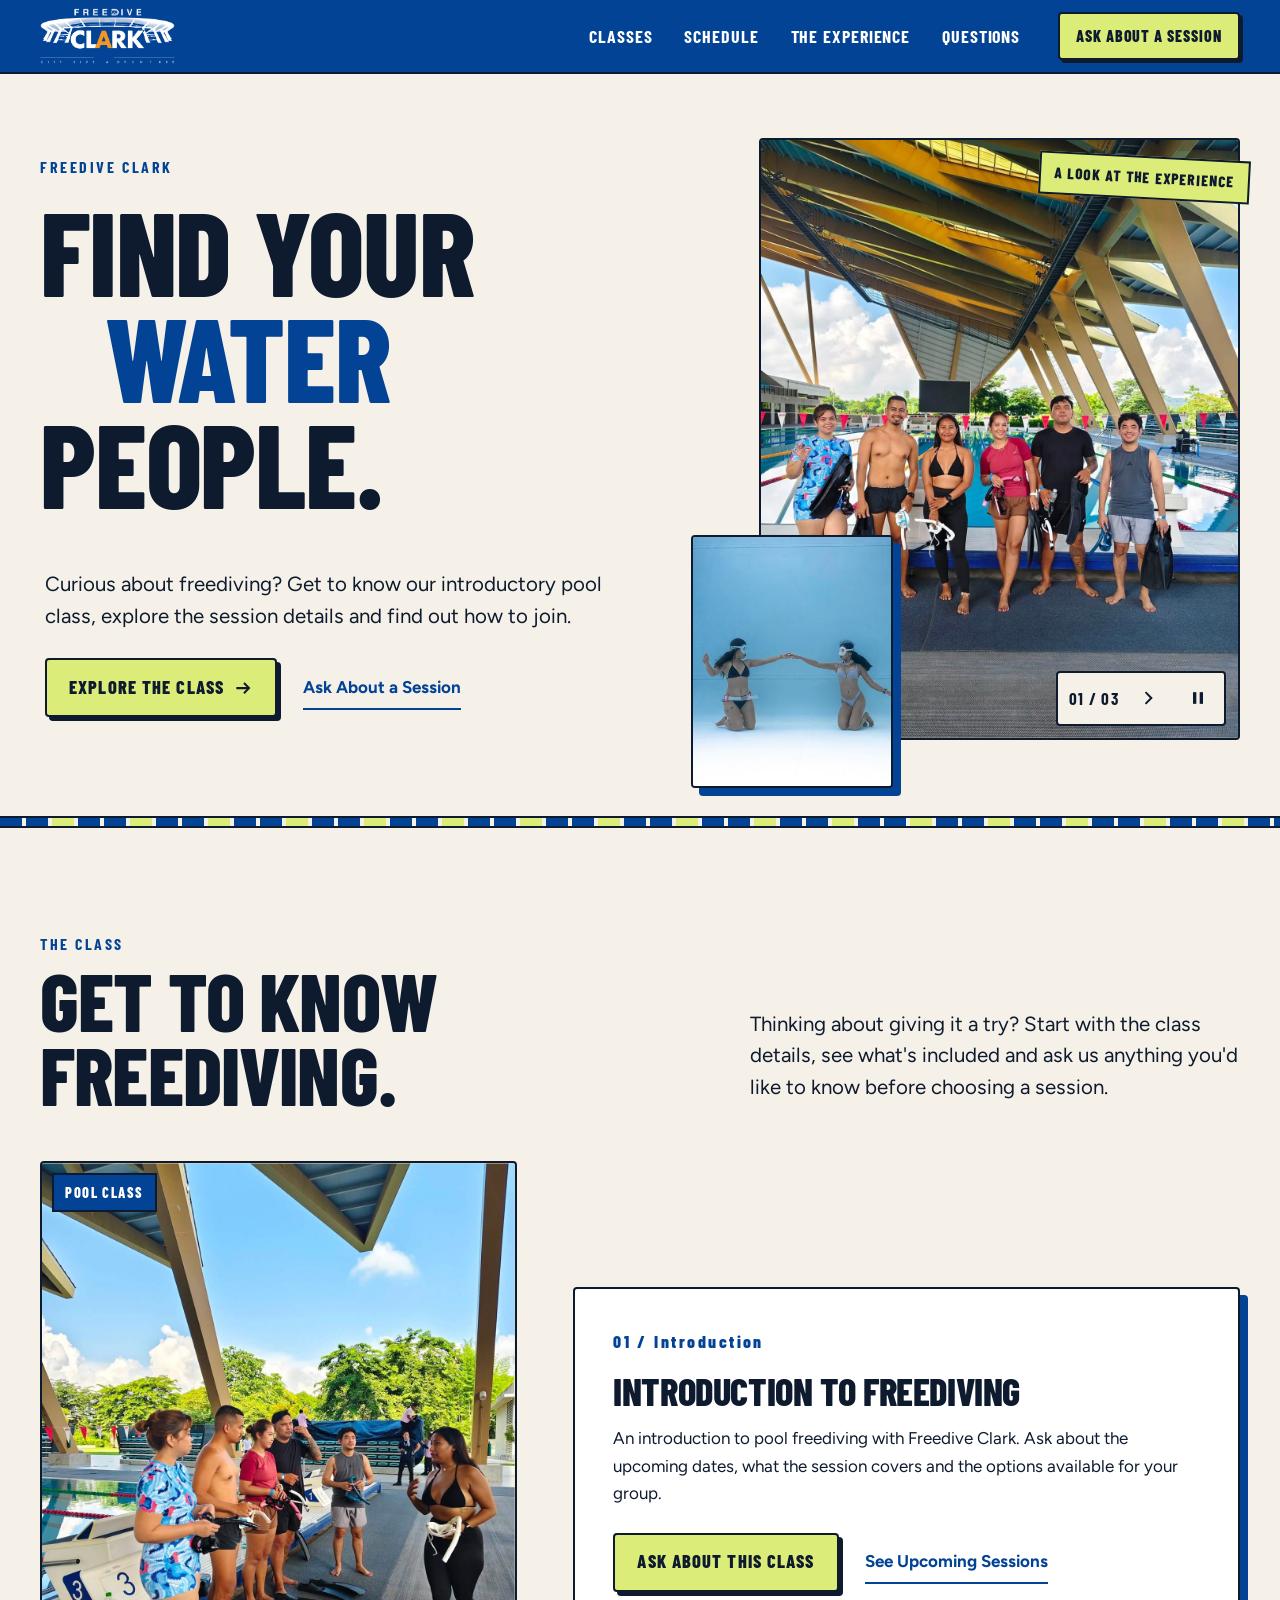
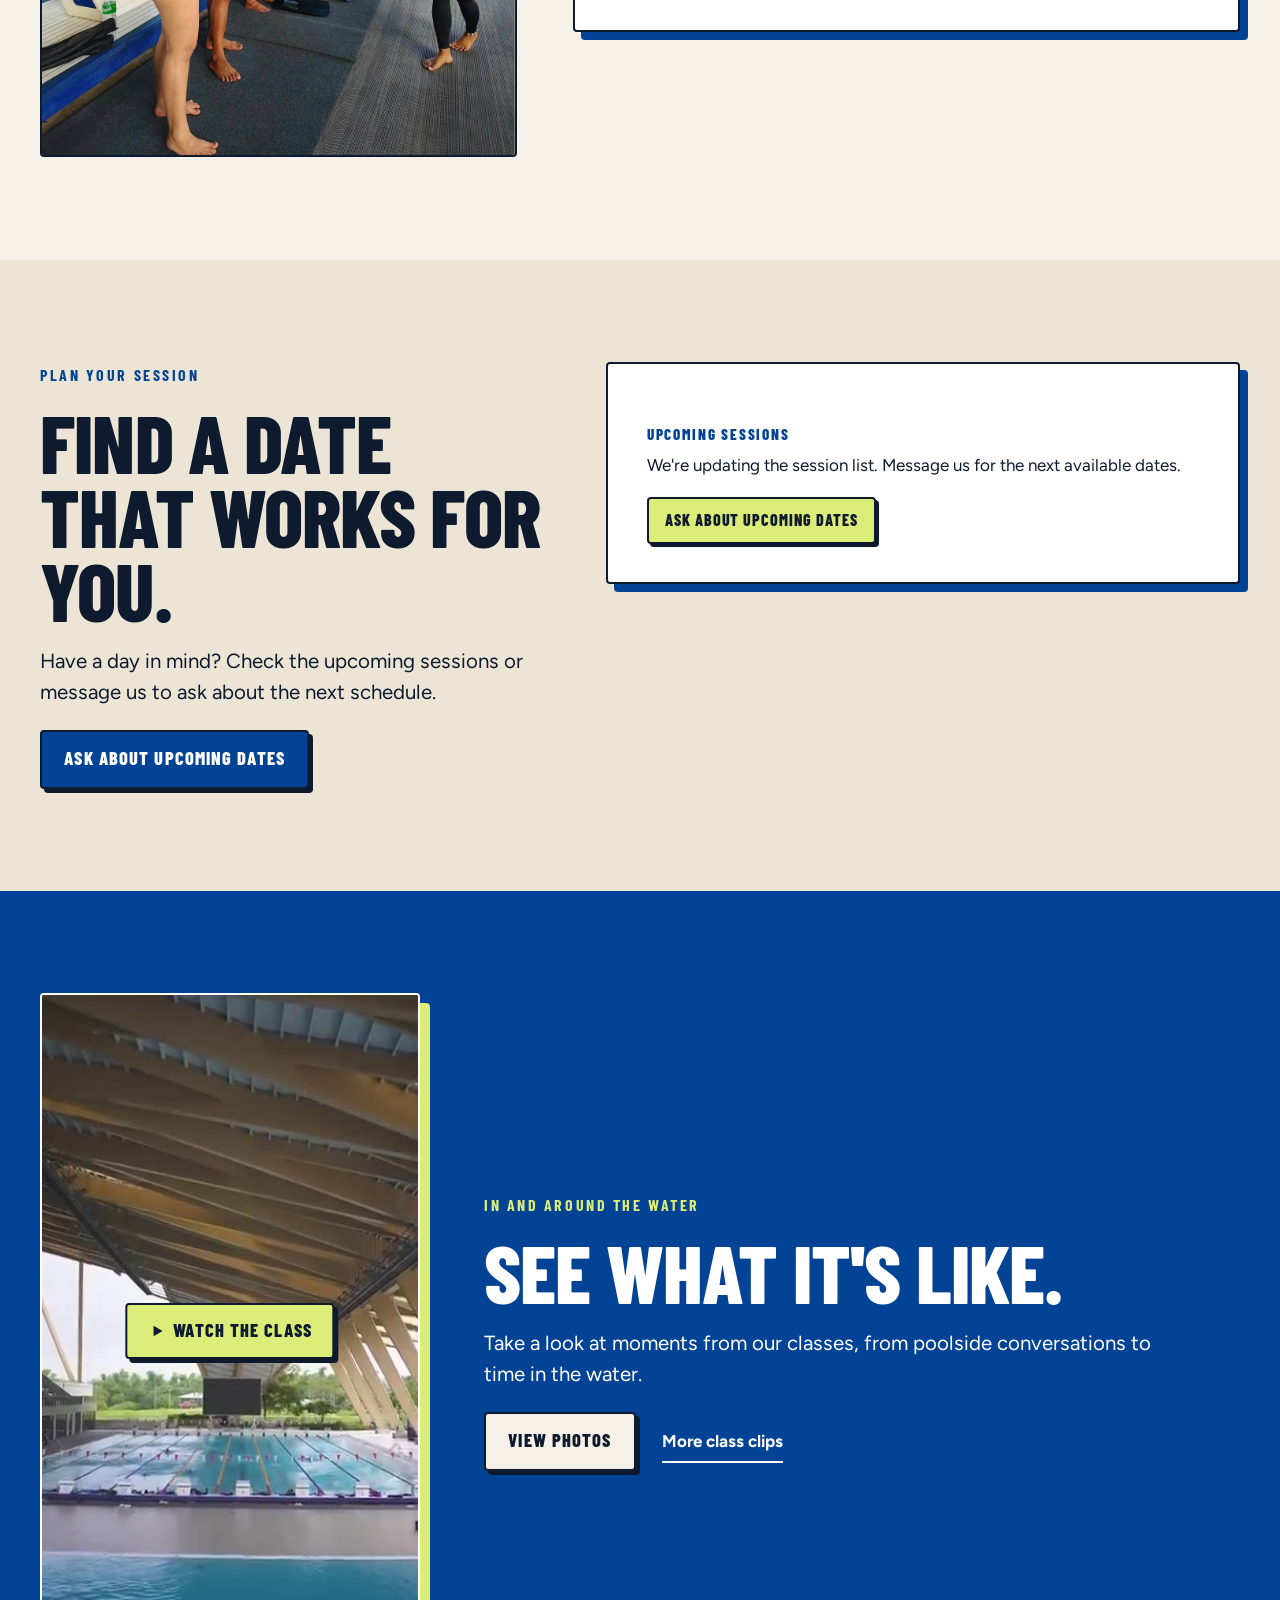
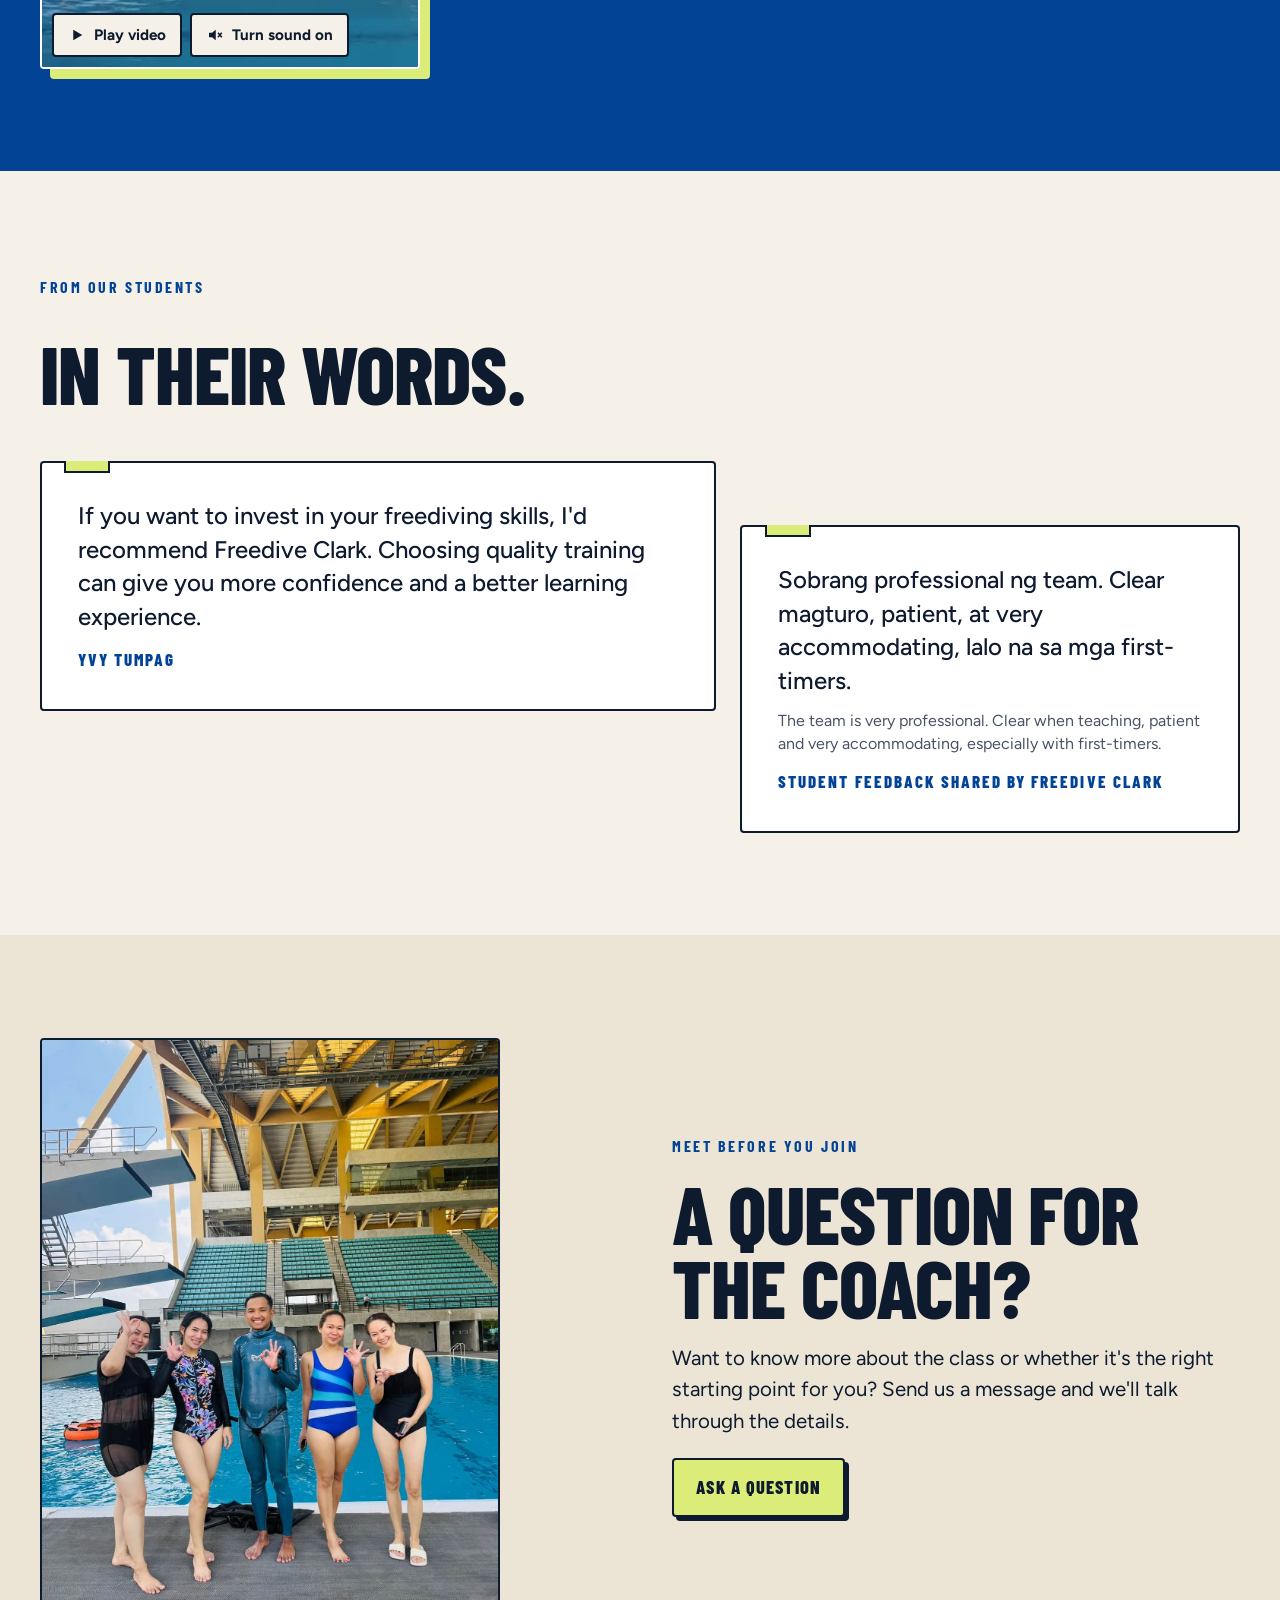
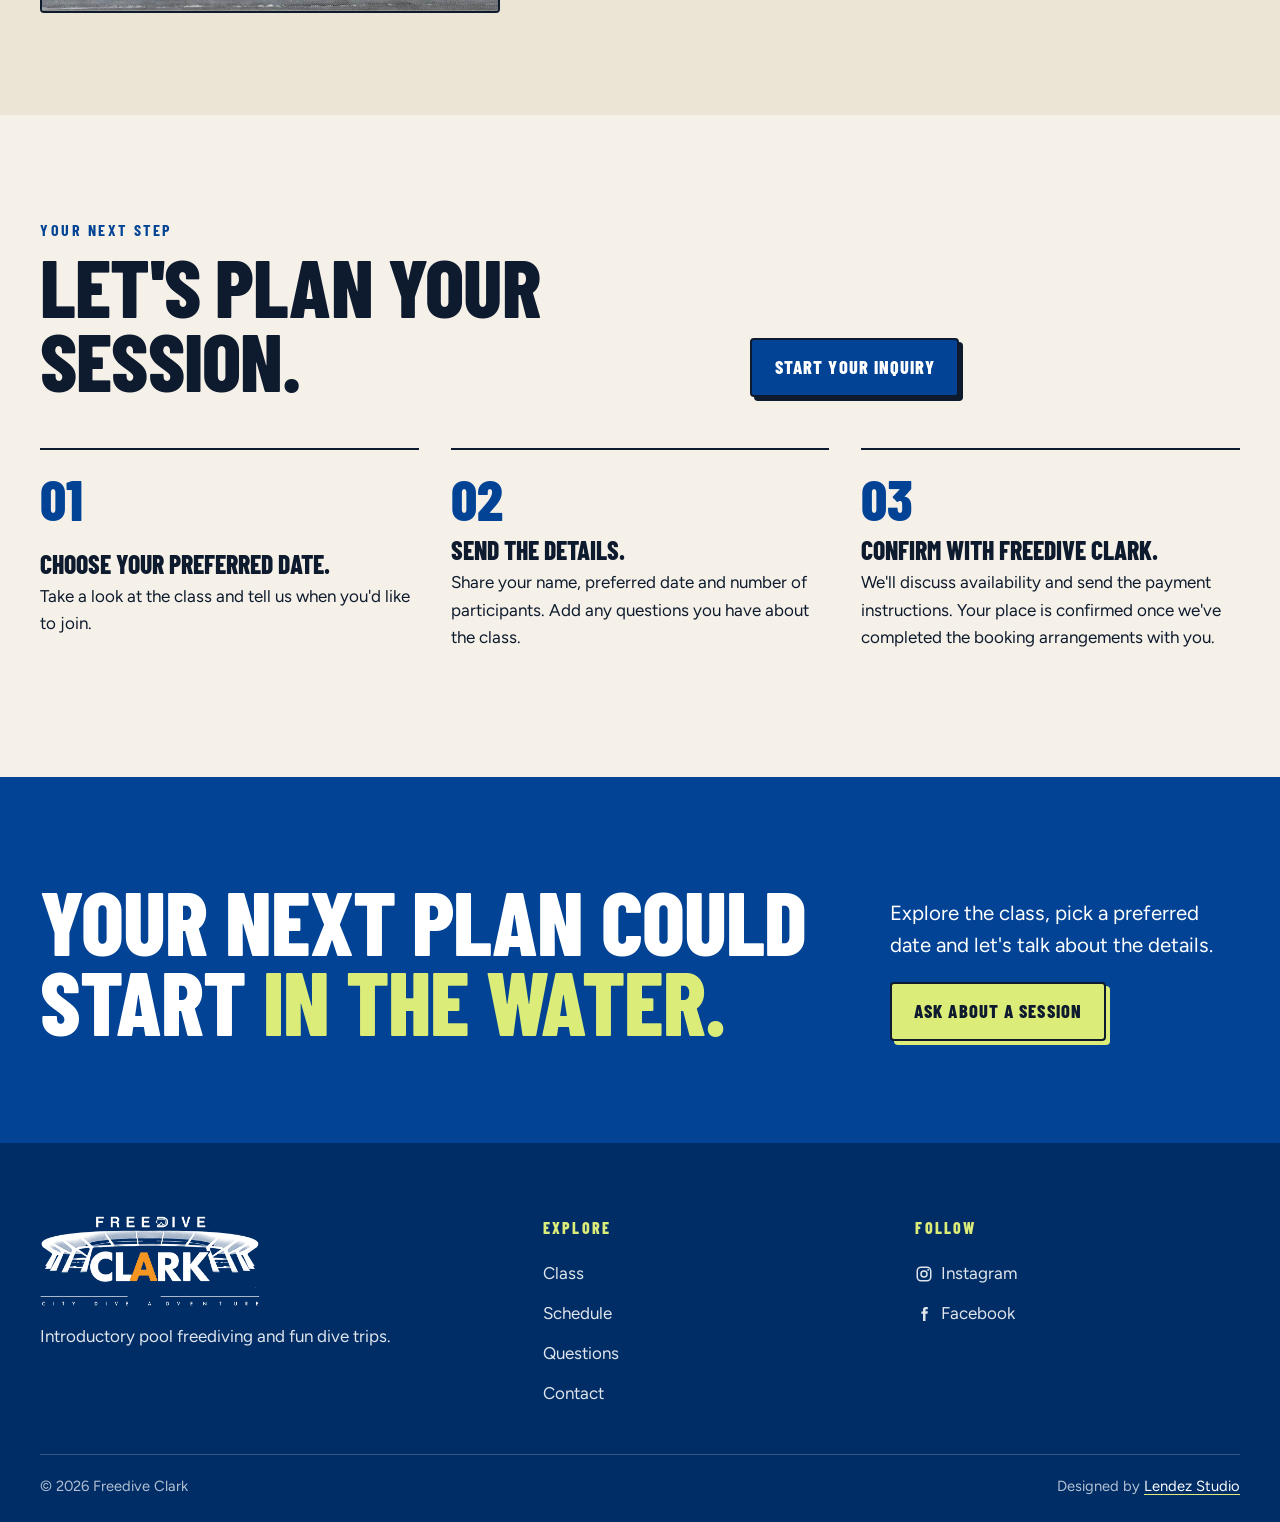
<file: index.html>
<!doctype html>
<html lang="en">
<head>
  <meta charset="utf-8">
  <meta name="viewport" content="width=device-width, initial-scale=1">
  <title>Freedive Clark | Introductory Freediving Classes</title>
  <meta name="description" content="Explore introductory pool freediving with Freedive Clark. Learn about class details, ask about upcoming sessions and get help planning your booking.">
  <meta property="og:type" content="website">
  <meta property="og:title" content="Freedive Clark | Find Your Water People">
  <meta property="og:description" content="A closer look at the class, the experience and your next session. Explore Freedive Clark and ask about joining.">
  <meta property="og:image" content="assets/img/group-poolside.jpg">
  <meta name="twitter:card" content="summary_large_image">
  <meta name="theme-color" content="#024395">
  <link rel="icon" type="image/png" href="favicon.png">
  <link rel="apple-touch-icon" href="apple-touch-icon.png">
  <link rel="preconnect" href="https://fonts.googleapis.com">
  <link rel="preconnect" href="https://fonts.gstatic.com" crossorigin>
  <link href="https://fonts.googleapis.com/css2?family=Barlow+Condensed:wght@700;800&family=Figtree:wght@400;500;600;700&display=swap" rel="stylesheet">
  <link rel="stylesheet" href="css/styles.css?v=5">
</head>
<body>
  <a class="skip-link" href="#main">Skip to content</a>

  <header class="site-header">
    <div class="wrap header-inner">
      <a class="brand" href="index.html" aria-label="Freedive Clark home">
        <img src="assets/img/logo-wordmark-white.png" alt="Freedive Clark, City Dive Adventure" width="813" height="338">
      </a>
      <nav class="main-nav" aria-label="Main">
        <ul>
          <li><a href="classes.html">Classes</a></li>
          <li><a href="schedule.html">Schedule</a></li>
          <li><a href="experience.html">The Experience</a></li>
          <li><a href="questions.html">Questions</a></li>
        </ul>
      </nav>
      <a class="btn btn--small header-cta" href="contact.html">Ask About a Session</a>
      <button class="menu-toggle" type="button" aria-expanded="false" aria-controls="menu-sheet" aria-label="Open menu"><span class="bars" aria-hidden="true"></span><span class="label">Menu</span></button>
    </div>
  </header>
  <div class="menu-sheet" id="menu-sheet">
    <nav aria-label="Mobile">
      <ol>
        <li><a href="classes.html">Classes</a></li>
        <li><a href="schedule.html">Schedule</a></li>
        <li><a href="experience.html">The Experience</a></li>
        <li><a href="questions.html">Questions</a></li>
      </ol>
    </nav>
    <a class="btn" href="contact.html">Ask About a Session</a>
  </div>

  <main id="main">
    <!-- Hero -->
    <section class="hero" aria-labelledby="hero-title">
      <div class="wrap hero-grid">
        <div class="hero-title">
          <p class="eyebrow">Freedive Clark</p>
          <h1 class="h1" id="hero-title"><span>Find your</span><span class="indent blue">water</span><span>people.</span></h1>
        </div>
        <div class="hero-copy">
          <p class="lede">Curious about freediving? Get to know our introductory pool class, explore the session details and find out how to join.</p>
          <div class="btn-row">
            <a class="btn" href="classes.html">Explore the Class <svg viewBox="0 0 24 24" aria-hidden="true"><path d="M4 12h14M13 6l6 6-6 6" fill="none" stroke="currentColor" stroke-width="2.4"/></svg></a>
            <a class="link-arrow" href="contact.html">Ask About a Session</a>
          </div>
        </div>

        <div class="hero-collage" aria-label="A look at the experience">
          <span class="sticker">A look at the experience</span>
          <div class="frame hero-main">
            <img class="slide is-active" src="assets/img/group-poolside.jpg" alt="Six students holding fins and masks at the poolside under the covered stands" width="1200" height="1600" fetchpriority="high">
            <img class="slide" src="assets/img/coach-with-students.jpg" alt="A coach in a freediving wetsuit with four smiling students beside the pool" width="1200" height="1600" loading="lazy">
            <img class="slide" src="assets/img/group-after-class.jpg" alt="A cheerful group of students posing together at the edge of the pool" width="1200" height="1600" loading="lazy">
            <div class="slide-controls">
              <span data-slide-count>01 / 03</span>
              <button class="icon-btn" type="button" data-slide-next aria-label="Next photo"><svg viewBox="0 0 24 24" aria-hidden="true"><path d="M9 5l7 7-7 7" fill="none" stroke="currentColor" stroke-width="2.4"/></svg></button>
              <button class="icon-btn" type="button" data-slide-toggle aria-label="Pause slideshow"><svg viewBox="0 0 24 24" aria-hidden="true"><rect x="6" y="5" width="4" height="14" fill="currentColor"/><rect x="14" y="5" width="4" height="14" fill="currentColor"/></svg></button>
            </div>
          </div>
          <div class="frame hero-side">
            <img src="assets/img/underwater-pair.jpg" alt="Two freedivers reaching for each other's hand on the pool floor" width="769" height="960">
          </div>
        </div>
      </div>

      <div class="wrap">
        <div class="photo-strip-wrap">
          <p class="photo-strip-label" aria-hidden="true">A look at the experience</p>
          <div class="photo-strip" role="region" aria-label="A look at the experience, swipe for more photos" tabindex="0">
            <figure><div class="frame"><img src="assets/img/group-poolside.jpg" alt="Six students holding fins and masks at the poolside" width="1200" height="1600"></div><figcaption>Fins and masks ready</figcaption></figure>
            <figure><div class="frame"><img src="assets/img/underwater-pair.jpg" alt="Two freedivers reaching for each other's hand on the pool floor" width="769" height="960" loading="lazy"></div><figcaption>Time in the water</figcaption></figure>
            <figure><div class="frame"><img src="assets/img/poolside-briefing.jpg" alt="A coach talking students through their gear before getting in the pool" width="1200" height="1600" loading="lazy"></div><figcaption>Poolside conversations</figcaption></figure>
            <figure><div class="frame"><img src="assets/img/group-after-class.jpg" alt="A cheerful group of students posing together at the edge of the pool" width="1200" height="1600" loading="lazy"></div><figcaption>The group after class</figcaption></figure>
          </div>
        </div>
      </div>
    </section>

    <div class="lane" aria-hidden="true"></div>

    <!-- The class -->
    <section class="section" aria-labelledby="class-title">
      <div class="wrap">
        <div class="section-head section-head--split reveal">
          <div>
            <p class="eyebrow">The class</p>
            <h2 class="h2" id="class-title">Get to know freediving.</h2>
          </div>
          <p class="lede">Thinking about giving it a try? Start with the class details, see what's included and ask us anything you'd like to know before choosing a session.</p>
        </div>

        <div class="feature">
          <div class="feature-media">
            <span class="tag">Pool class</span>
            <div class="frame mask"><img src="assets/img/poolside-briefing.jpg" alt="A coach talking students through their masks and snorkels before a pool session" width="1200" height="1600" loading="lazy"></div>
          </div>
          <div class="offer-card reveal">
            <p class="offer-num">01 / Introduction</p>
            <h3 class="h3">Introduction to Freediving</h3>
            <p>An introduction to pool freediving with Freedive Clark. Ask about the upcoming dates, what the session covers and the options available for your group.</p>
            <ul class="fee-list" data-promo hidden>
              <li><span class="label">Class fee <span class="promo-flag">Promo</span></span><span class="value" data-promo-amount>PHP 1,000</span>
                <span class="note">Promotional rate, advertised until November. Pool fee and gear are not included.</span></li>
            </ul>
            <div class="btn-row">
              <a class="btn" href="contact.html?class=intro">Ask About This Class</a>
              <a class="link-arrow" href="schedule.html">See Upcoming Sessions</a>
            </div>
          </div>
        </div>
      </div>
    </section>

    <!-- Schedule teaser -->
    <section class="section on-paper-2" aria-labelledby="plan-title">
      <div class="wrap next-up">
        <div class="reveal">
          <p class="eyebrow">Plan your session</p>
          <h2 class="h2" id="plan-title">Find a date that works for you.</h2>
          <p class="lede" style="margin-top:1.2rem">Have a day in mind? Check the upcoming sessions or message us to ask about the next schedule.</p>
          <a class="btn btn--cobalt" href="schedule.html">Ask About Upcoming Dates</a>
        </div>
        <div class="offer-card reveal" data-next-session>
          <p class="sub-label">Upcoming sessions</p>
          <p>We're updating the session list. Message us for the next available dates.</p>
          <a class="btn btn--small" href="contact.html">Ask About Upcoming Dates</a>
        </div>
      </div>
    </section>

    <!-- Experience teaser -->
    <section class="section on-cobalt" aria-labelledby="exp-title">
      <div class="wrap video-feature">
        <div class="video-shell" data-player>
          <video src="assets/video/class-day.mp4" poster="assets/video/class-day-poster.jpg" playsinline preload="none" aria-label="Class day at the pool: the venue, poolside briefing and time in the water"></video>
          <button class="vbtn vbtn--big" type="button" data-play-big><svg viewBox="0 0 24 24" aria-hidden="true"><path d="M7 5l12 7-12 7z" fill="currentColor"/></svg>Watch the Class</button>
          <div class="video-controls">
            <button class="vbtn" type="button" data-play>Play video</button>
            <button class="vbtn" type="button" data-sound>Turn sound on</button>
          </div>
        </div>
        <div class="reveal">
          <p class="eyebrow">In and around the water</p>
          <h2 class="h2" id="exp-title">See what it's like.</h2>
          <p class="lede" style="margin-top:1.2rem">Take a look at moments from our classes, from poolside conversations to time in the water.</p>
          <div class="btn-row">
            <a class="btn btn--paper" href="experience.html#photos">View Photos</a>
            <a class="link-arrow" href="experience.html">More class clips</a>
          </div>
        </div>
      </div>
    </section>

    <!-- Student words -->
    <section class="section" aria-labelledby="words-title">
      <div class="wrap">
        <div class="section-head reveal">
          <p class="eyebrow">From our students</p>
          <h2 class="h2" id="words-title">In their words.</h2>
        </div>
        <div class="quotes">
          <blockquote class="quote reveal">
            <p>If you want to invest in your freediving skills, I'd recommend Freedive Clark. Choosing quality training can give you more confidence and a better learning experience.</p>
            <footer>Yvy Tumpag</footer>
          </blockquote>
          <blockquote class="quote reveal" lang="fil">
            <p>Sobrang professional ng team. Clear magturo, patient, at very accommodating, lalo na sa mga first-timers.</p>
            <p class="translation" lang="en">The team is very professional. Clear when teaching, patient and very accommodating, especially with first-timers.</p>
            <footer lang="en">Student feedback shared by Freedive Clark</footer>
          </blockquote>
        </div>
      </div>
    </section>

    <!-- Coach question -->
    <section class="section on-paper-2" aria-labelledby="coach-title">
      <div class="wrap coach">
        <div class="frame mask"><img src="assets/img/coach-with-students.jpg" alt="A coach in a freediving wetsuit giving the OK sign with four students by the pool" width="1200" height="1600" loading="lazy"></div>
        <div class="reveal">
          <p class="eyebrow">Meet before you join</p>
          <h2 class="h2" id="coach-title">A question for the coach?</h2>
          <p class="lede" style="margin-top:1.2rem">Want to know more about the class or whether it's the right starting point for you? Send us a message and we'll talk through the details.</p>
          <a class="btn" href="contact.html">Ask a Question</a>
        </div>
      </div>
    </section>

    <!-- How to join -->
    <section class="section" aria-labelledby="join-title">
      <div class="wrap">
        <div class="section-head section-head--split reveal">
          <div>
            <p class="eyebrow">Your next step</p>
            <h2 class="h2" id="join-title">Let's plan your session.</h2>
          </div>
          <div><a class="btn btn--cobalt" href="contact.html">Start Your Inquiry</a></div>
        </div>
        <ol class="steps steps--row steps--light">
          <li class="step reveal"><div><h3>Choose your preferred date.</h3><p>Take a look at the class and tell us when you'd like to join.</p></div></li>
          <li class="step reveal"><div><h3>Send the details.</h3><p>Share your name, preferred date and number of participants. Add any questions you have about the class.</p></div></li>
          <li class="step reveal"><div><h3>Confirm with Freedive Clark.</h3><p>We'll discuss availability and send the payment instructions. Your place is confirmed once we've completed the booking arrangements with you.</p></div></li>
        </ol>
      </div>
    </section>

    <!-- Closing -->
    <section class="section on-cobalt closing" aria-labelledby="close-title">
      <div class="wrap closing-grid">
        <div>
          <h2 class="h2" id="close-title">Your next plan could start <em>in the water.</em></h2>
        </div>
        <div>
          <p class="lede">Explore the class, pick a preferred date and let's talk about the details.</p>
          <a class="btn" href="contact.html">Ask About a Session</a>
        </div>
      </div>
    </section>
  </main>

  <footer class="site-footer">
    <div class="wrap">
      <div class="footer-grid">
        <div class="footer-brand">
          <img src="assets/img/logo-wordmark-white.png" alt="Freedive Clark" width="813" height="338" loading="lazy">
          <p>Introductory pool freediving and fun dive trips.</p>
        </div>
        <div>
          <h2>Explore</h2>
          <ul>
            <li><a href="classes.html">Class</a></li>
            <li><a href="schedule.html">Schedule</a></li>
            <li><a href="questions.html">Questions</a></li>
            <li><a href="contact.html">Contact</a></li>
          </ul>
        </div>
        <div>
          <h2>Follow</h2>
          <ul>
            <li><a href="https://www.instagram.com/freediveclark/" target="_blank" rel="noopener"><svg viewBox="0 0 24 24" aria-hidden="true"><rect x="3" y="3" width="18" height="18" rx="5" fill="none" stroke="currentColor" stroke-width="2"/><circle cx="12" cy="12" r="4" fill="none" stroke="currentColor" stroke-width="2"/><circle cx="17.5" cy="6.5" r="1.3" fill="currentColor"/></svg>Instagram</a></li>
            <li><a href="https://www.facebook.com/freediveclark" target="_blank" rel="noopener"><svg viewBox="0 0 24 24" aria-hidden="true"><path d="M14 8.5V6.8c0-.8.5-1 1-1h2V2.6h-2.8C11.3 2.6 10.7 4.7 10.7 6v2.5H8.5v3.3h2.2V21.4H14v-9.6h2.7l.4-3.3H14z" fill="currentColor"/></svg>Facebook</a></li>
          </ul>
        </div>
      </div>
      <div class="footer-base">
        <span>&copy; 2026 Freedive Clark</span>
        <span>Designed by <a href="https://lendezstudio.com/" target="_blank" rel="noopener">Lendez Studio</a></span>
      </div>
    </div>
  </footer>

  <script src="js/data.js"></script>
  <script src="js/main.js?v=3"></script>
</body>
</html>
</file>
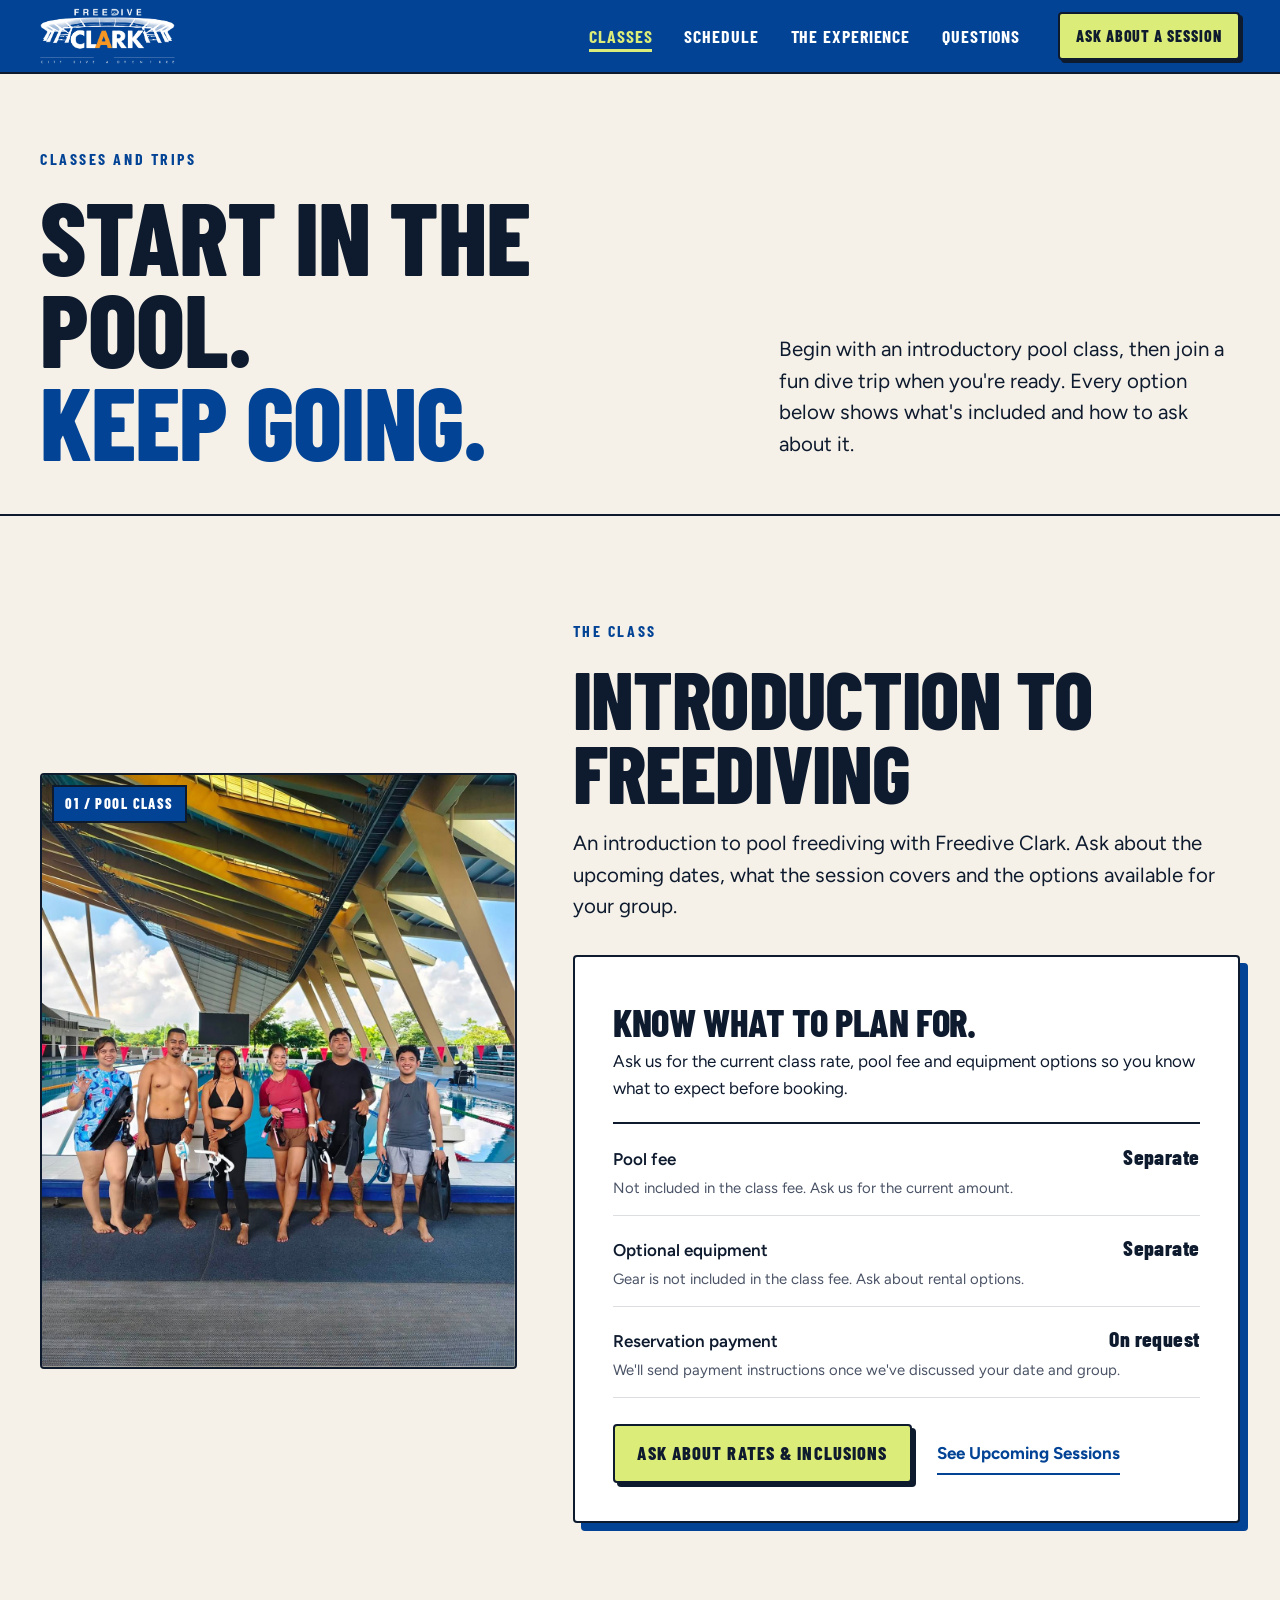
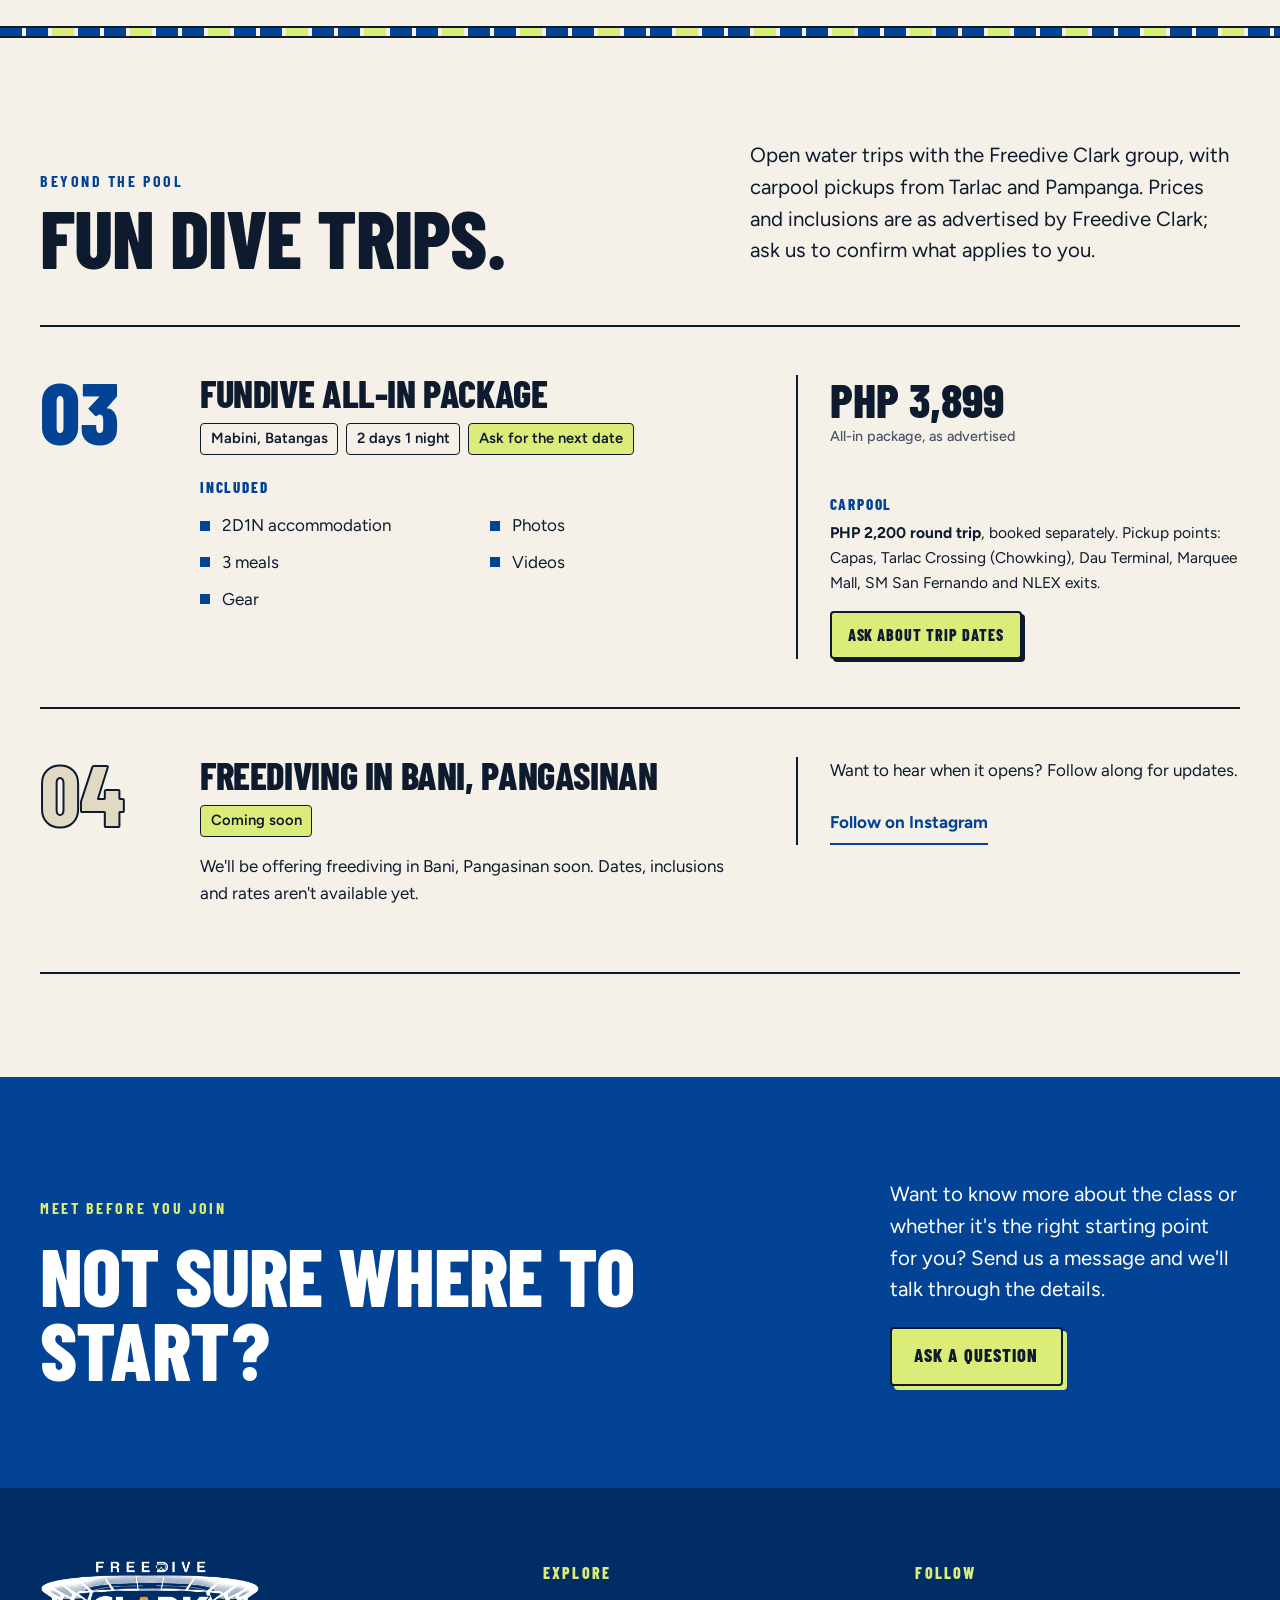
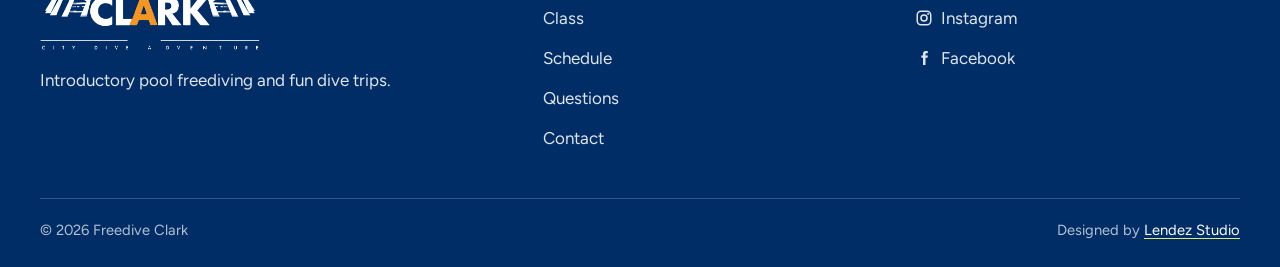
<file: classes.html>
<!doctype html>
<html lang="en">
<head>
  <meta charset="utf-8">
  <meta name="viewport" content="width=device-width, initial-scale=1">
  <title>Classes and Trips | Freedive Clark</title>
  <meta name="description" content="Introduction to Freediving pool class details and fees, plus Freedive Clark fun dive trips to Mabini, Batangas. See what is included and ask about joining.">
  <meta property="og:type" content="website">
  <meta property="og:title" content="Classes and Trips | Freedive Clark">
  <meta property="og:description" content="Introduction to Freediving pool class details and fees, plus Freedive Clark fun dive trips to Mabini, Batangas. See what is included and ask about joining.">
  <meta property="og:image" content="assets/img/group-poolside.jpg">
  <meta name="twitter:card" content="summary_large_image">
  <meta name="theme-color" content="#024395">
  <link rel="icon" type="image/png" href="favicon.png">
  <link rel="apple-touch-icon" href="apple-touch-icon.png">
  <link rel="preconnect" href="https://fonts.googleapis.com">
  <link rel="preconnect" href="https://fonts.gstatic.com" crossorigin>
  <link href="https://fonts.googleapis.com/css2?family=Barlow+Condensed:wght@700;800&family=Figtree:wght@400;500;600;700&display=swap" rel="stylesheet">
  <link rel="stylesheet" href="css/styles.css?v=5">
</head>
<body>
  <a class="skip-link" href="#main">Skip to content</a>

  <header class="site-header">
    <div class="wrap header-inner">
      <a class="brand" href="index.html" aria-label="Freedive Clark home">
        <img src="assets/img/logo-wordmark-white.png" alt="Freedive Clark, City Dive Adventure" width="813" height="338">
      </a>
      <nav class="main-nav" aria-label="Main">
        <ul>
          <li><a href="classes.html" aria-current="page">Classes</a></li>
          <li><a href="schedule.html">Schedule</a></li>
          <li><a href="experience.html">The Experience</a></li>
          <li><a href="questions.html">Questions</a></li>
        </ul>
      </nav>
      <a class="btn btn--small header-cta" href="contact.html">Ask About a Session</a>
      <button class="menu-toggle" type="button" aria-expanded="false" aria-controls="menu-sheet" aria-label="Open menu"><span class="bars" aria-hidden="true"></span><span class="label">Menu</span></button>
    </div>
  </header>
  <div class="menu-sheet" id="menu-sheet">
    <nav aria-label="Mobile">
      <ol>
        <li><a href="classes.html" aria-current="page">Classes</a></li>
        <li><a href="schedule.html">Schedule</a></li>
        <li><a href="experience.html">The Experience</a></li>
        <li><a href="questions.html">Questions</a></li>
      </ol>
    </nav>
    <a class="btn" href="contact.html">Ask About a Session</a>
  </div>

  <main id="main">
    <section class="page-hero" aria-labelledby="page-title">
      <div class="wrap">
        <div class="page-hero-grid">
          <div>
            <p class="eyebrow">Classes and trips</p>
            <h1 class="h1" id="page-title">Start in the pool.<br><span style="color:var(--cobalt)">Keep going.</span></h1>
          </div>
          <p class="lede">Begin with an introductory pool class, then join a fun dive trip when you're ready. Every option below shows what's included and how to ask about it.</p>
        </div>
      </div>
    </section>

    <!-- Featured class -->
    <section class="section" id="intro" aria-labelledby="intro-title">
      <div class="wrap feature">
        <div class="feature-media">
          <span class="tag">01 / Pool class</span>
          <div class="frame mask"><img src="assets/img/group-poolside.jpg" alt="Six students holding fins and masks at the poolside under the covered stands" width="1200" height="1600"></div>
        </div>
        <div class="reveal">
          <p class="eyebrow">The class</p>
          <h2 class="h2" id="intro-title">Introduction to Freediving</h2>
          <p class="lede" style="margin-top:1.2rem">An introduction to pool freediving with Freedive Clark. Ask about the upcoming dates, what the session covers and the options available for your group.</p>

          <div class="offer-card" style="margin-top:2rem">
            <h3 class="h3" style="margin-bottom:.5rem">Know what to plan for.</h3>
            <p data-promo-fallback>Ask us for the current class rate, pool fee and equipment options so you know what to expect before booking.</p>
            <div data-promo hidden>
              <p>Here's how the current class fee works. Ask us for the pool fee and equipment options so you know your total before booking.</p>
            </div>
            <ul class="fee-list">
              <li data-promo hidden><span class="label">Class fee <span class="promo-flag">Promo</span></span><span class="value" data-promo-amount>PHP 1,000</span>
                <span class="note">Promotional class fee, advertised until November.</span></li>
              <li><span class="label">Pool fee</span><span class="value">Separate</span>
                <span class="note">Not included in the class fee. Ask us for the current amount.</span></li>
              <li><span class="label">Optional equipment</span><span class="value">Separate</span>
                <span class="note">Gear is not included in the class fee. Ask about rental options.</span></li>
              <li><span class="label">Reservation payment</span><span class="value">On request</span>
                <span class="note">We'll send payment instructions once we've discussed your date and group.</span></li>
            </ul>
            <div class="btn-row" style="margin-top:1.6rem">
              <a class="btn" href="contact.html?class=intro">Ask About Rates &amp; Inclusions</a>
              <a class="link-arrow" href="schedule.html">See Upcoming Sessions</a>
            </div>
          </div>
        </div>
      </div>
    </section>

    <div class="lane" aria-hidden="true"></div>

    <!-- Trips -->
    <section class="section" id="trips" aria-labelledby="trips-title">
      <div class="wrap">
        <div class="section-head section-head--split reveal">
          <div>
            <p class="eyebrow">Beyond the pool</p>
            <h2 class="h2" id="trips-title">Fun dive trips.</h2>
          </div>
          <p class="lede">Open water trips with the Freedive Clark group, with carpool pickups from Tarlac and Pampanga. Prices and inclusions are as advertised by Freedive Clark; ask us to confirm what applies to you.</p>
        </div>

        <ol class="pack-list">
          <li class="pack reveal" id="yacht" data-hide-after="2026-10-24">
            <span class="pack-num" aria-hidden="true">02</span>
            <div class="pack-head">
              <h3 class="h3">Sunset Yacht Dive</h3>
              <ul class="pack-meta">
                <li class="hi">October 24, 2026</li>
                <li>Mabini, Batangas</li>
                <li>Overnight, 2 days 1 night</li>
              </ul>
              <p class="sub-label">Included</p>
              <ul class="inc-list">
                <li>2D1N beachfront accommodation with air conditioning</li>
                <li>Coach fee</li>
                <li>2 open water dives</li>
                <li>1 yacht dive</li>
                <li>Gear</li>
                <li>3 meals</li>
                <li>Photos and videos</li>
              </ul>
            </div>
            <div class="pack-side">
              <p class="pack-price">PHP 6,299<small>Overnight package, as advertised</small></p>
              <p class="sub-label">All-in carpool</p>
              <p class="pickup"><strong>PHP 2,500 round trip</strong>, booked separately. Pickup points: Capas, Tarlac (Crossing), Dau Terminal and NLEX exits.</p>
              <a class="btn btn--small" href="contact.html?session=sunset-yacht-dive-2026-10-24">Ask About This Session</a>
            </div>
          </li>

          <li class="pack reveal" id="fundive">
            <span class="pack-num" aria-hidden="true">03</span>
            <div class="pack-head">
              <h3 class="h3">Fundive All-In Package</h3>
              <ul class="pack-meta">
                <li>Mabini, Batangas</li>
                <li>2 days 1 night</li>
                <li class="hi">Ask for the next date</li>
              </ul>
              <p class="sub-label">Included</p>
              <ul class="inc-list">
                <li>2D1N accommodation</li>
                <li>3 meals</li>
                <li>Gear</li>
                <li>Photos</li>
                <li>Videos</li>
              </ul>
            </div>
            <div class="pack-side">
              <p class="pack-price">PHP 3,899<small>All-in package, as advertised</small></p>
              <p class="sub-label">Carpool</p>
              <p class="pickup"><strong>PHP 2,200 round trip</strong>, booked separately. Pickup points: Capas, Tarlac Crossing (Chowking), Dau Terminal, Marquee Mall, SM San Fernando and NLEX exits.</p>
              <a class="btn btn--small" href="contact.html?class=fundive">Ask About Trip Dates</a>
            </div>
          </li>

          <li class="pack pack--soon reveal" id="bani">
            <span class="pack-num" aria-hidden="true">04</span>
            <div class="pack-head">
              <h3 class="h3">Freediving in Bani, Pangasinan</h3>
              <ul class="pack-meta"><li class="hi">Coming soon</li></ul>
              <p>We'll be offering freediving in Bani, Pangasinan soon. Dates, inclusions and rates aren't available yet.</p>
            </div>
            <div class="pack-side">
              <p>Want to hear when it opens? Follow along for updates.</p>
              <a class="link-arrow" href="https://www.instagram.com/freediveclark/" target="_blank" rel="noopener">Follow on Instagram</a>
            </div>
          </li>
        </ol>
      </div>
    </section>

    <!-- Coach question -->
    <section class="section on-cobalt" aria-labelledby="coach-title">
      <div class="wrap closing-grid">
        <div>
          <p class="eyebrow">Meet before you join</p>
          <h2 class="h2" id="coach-title">Not sure where to start?</h2>
        </div>
        <div>
          <p class="lede">Want to know more about the class or whether it's the right starting point for you? Send us a message and we'll talk through the details.</p>
          <a class="btn" href="contact.html">Ask a Question</a>
        </div>
      </div>
    </section>
  </main>


  <footer class="site-footer">
    <div class="wrap">
      <div class="footer-grid">
        <div class="footer-brand">
          <img src="assets/img/logo-wordmark-white.png" alt="Freedive Clark" width="813" height="338" loading="lazy">
          <p>Introductory pool freediving and fun dive trips.</p>
        </div>
        <div>
          <h2>Explore</h2>
          <ul>
            <li><a href="classes.html">Class</a></li>
            <li><a href="schedule.html">Schedule</a></li>
            <li><a href="questions.html">Questions</a></li>
            <li><a href="contact.html">Contact</a></li>
          </ul>
        </div>
        <div>
          <h2>Follow</h2>
          <ul>
            <li><a href="https://www.instagram.com/freediveclark/" target="_blank" rel="noopener"><svg viewBox="0 0 24 24" aria-hidden="true"><rect x="3" y="3" width="18" height="18" rx="5" fill="none" stroke="currentColor" stroke-width="2"/><circle cx="12" cy="12" r="4" fill="none" stroke="currentColor" stroke-width="2"/><circle cx="17.5" cy="6.5" r="1.3" fill="currentColor"/></svg>Instagram</a></li>
            <li><a href="https://www.facebook.com/freediveclark" target="_blank" rel="noopener"><svg viewBox="0 0 24 24" aria-hidden="true"><path d="M14 8.5V6.8c0-.8.5-1 1-1h2V2.6h-2.8C11.3 2.6 10.7 4.7 10.7 6v2.5H8.5v3.3h2.2V21.4H14v-9.6h2.7l.4-3.3H14z" fill="currentColor"/></svg>Facebook</a></li>
          </ul>
        </div>
      </div>
      <div class="footer-base">
        <span>&copy; 2026 Freedive Clark</span>
        <span>Designed by <a href="https://lendezstudio.com/" target="_blank" rel="noopener">Lendez Studio</a></span>
      </div>
    </div>
  </footer>

  <script src="js/data.js"></script>
  <script src="js/main.js?v=3"></script>
</body>
</html>
</file>
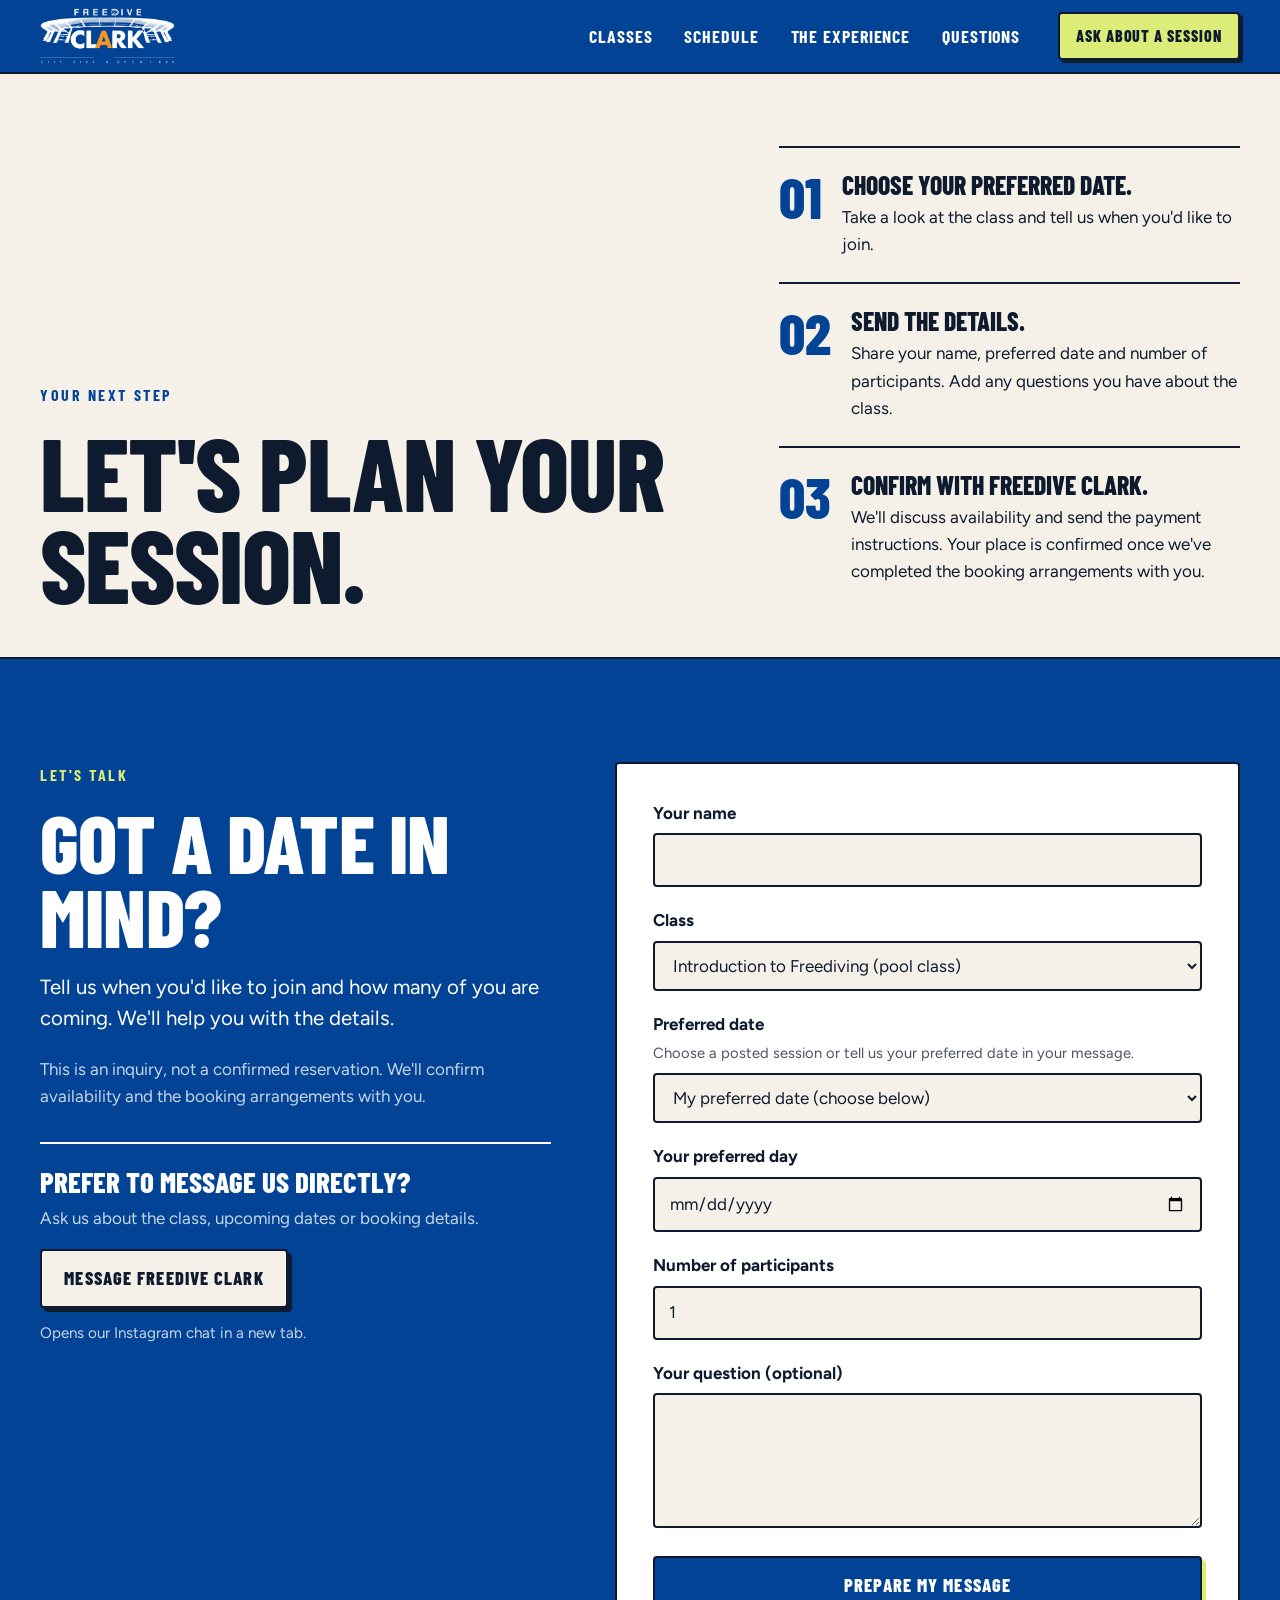
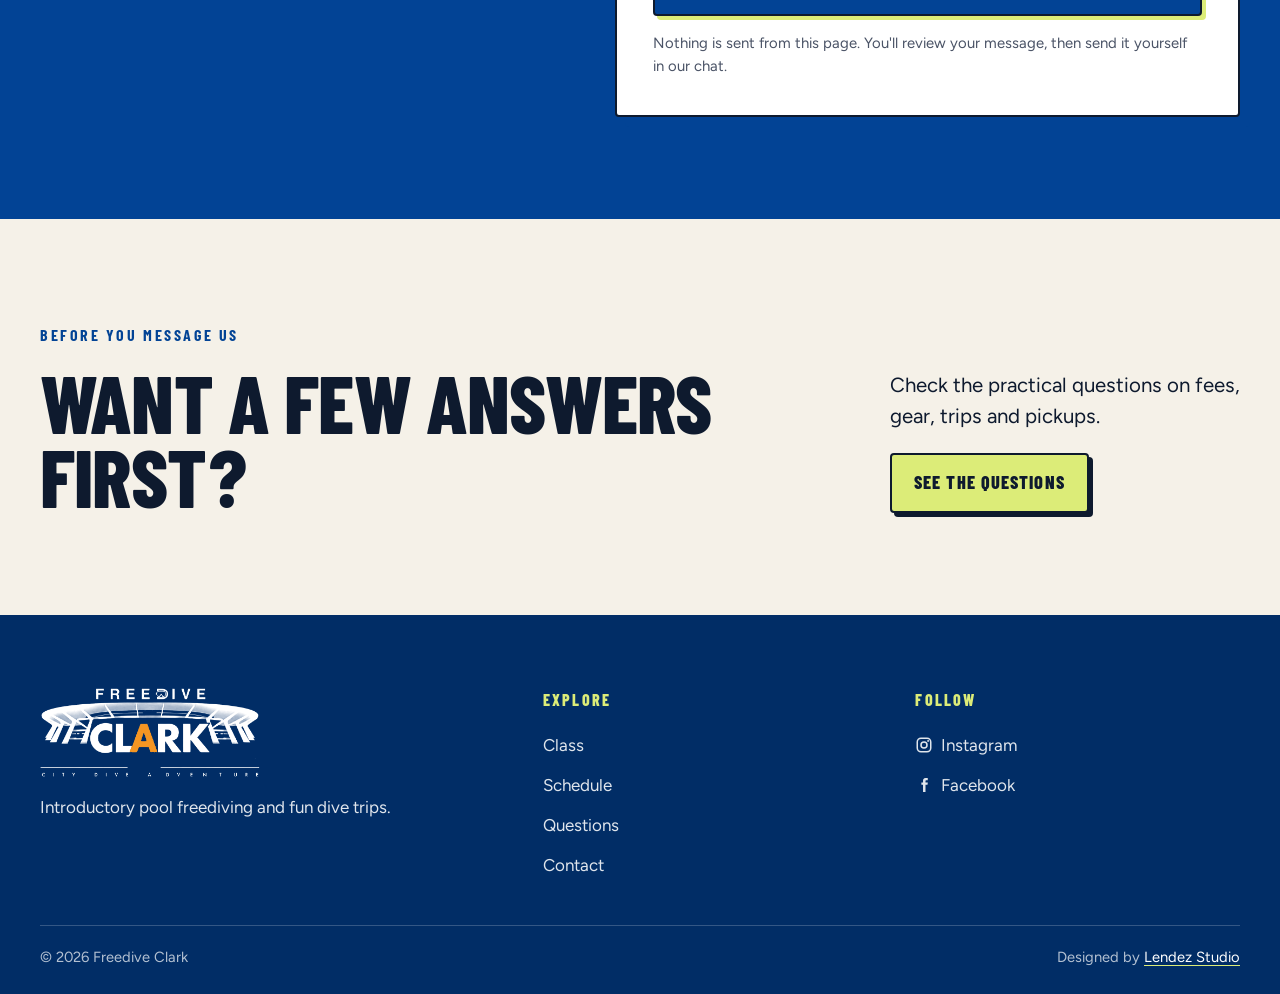
<file: contact.html>
<!doctype html>
<html lang="en">
<head>
  <meta charset="utf-8">
  <meta name="viewport" content="width=device-width, initial-scale=1">
  <title>Ask About a Session | Freedive Clark</title>
  <meta name="description" content="Tell Freedive Clark your preferred date and group size. Prepare your message here, then send it in our chat and we'll confirm availability and booking details.">
  <meta property="og:type" content="website">
  <meta property="og:title" content="Ask About a Session | Freedive Clark">
  <meta property="og:description" content="Tell Freedive Clark your preferred date and group size. Prepare your message here, then send it in our chat and we'll confirm availability and booking details.">
  <meta property="og:image" content="assets/img/group-poolside.jpg">
  <meta name="twitter:card" content="summary_large_image">
  <meta name="theme-color" content="#024395">
  <link rel="icon" type="image/png" href="favicon.png">
  <link rel="apple-touch-icon" href="apple-touch-icon.png">
  <link rel="preconnect" href="https://fonts.googleapis.com">
  <link rel="preconnect" href="https://fonts.gstatic.com" crossorigin>
  <link href="https://fonts.googleapis.com/css2?family=Barlow+Condensed:wght@700;800&family=Figtree:wght@400;500;600;700&display=swap" rel="stylesheet">
  <link rel="stylesheet" href="css/styles.css?v=5">
</head>
<body>
  <a class="skip-link" href="#main">Skip to content</a>

  <header class="site-header">
    <div class="wrap header-inner">
      <a class="brand" href="index.html" aria-label="Freedive Clark home">
        <img src="assets/img/logo-wordmark-white.png" alt="Freedive Clark, City Dive Adventure" width="813" height="338">
      </a>
      <nav class="main-nav" aria-label="Main">
        <ul>
          <li><a href="classes.html">Classes</a></li>
          <li><a href="schedule.html">Schedule</a></li>
          <li><a href="experience.html">The Experience</a></li>
          <li><a href="questions.html">Questions</a></li>
        </ul>
      </nav>
      <a class="btn btn--small header-cta" href="contact.html" aria-current="page">Ask About a Session</a>
      <button class="menu-toggle" type="button" aria-expanded="false" aria-controls="menu-sheet" aria-label="Open menu"><span class="bars" aria-hidden="true"></span><span class="label">Menu</span></button>
    </div>
  </header>
  <div class="menu-sheet" id="menu-sheet">
    <nav aria-label="Mobile">
      <ol>
        <li><a href="classes.html">Classes</a></li>
        <li><a href="schedule.html">Schedule</a></li>
        <li><a href="experience.html">The Experience</a></li>
        <li><a href="questions.html">Questions</a></li>
      </ol>
    </nav>
    <a class="btn" href="contact.html">Ask About a Session</a>
  </div>

  <main id="main">
    <section class="page-hero" aria-labelledby="page-title">
      <div class="wrap page-hero-grid">
        <div>
          <p class="eyebrow">Your next step</p>
          <h1 class="h1" id="page-title">Let's plan your session.</h1>
        </div>
        <ol class="steps steps--light">
          <li class="step"><div><h3>Choose your preferred date.</h3><p>Take a look at the class and tell us when you'd like to join.</p></div></li>
          <li class="step"><div><h3>Send the details.</h3><p>Share your name, preferred date and number of participants. Add any questions you have about the class.</p></div></li>
          <li class="step"><div><h3>Confirm with Freedive Clark.</h3><p>We'll discuss availability and send the payment instructions. Your place is confirmed once we've completed the booking arrangements with you.</p></div></li>
        </ol>
      </div>
    </section>

    <section class="section on-cobalt" id="inquiry" aria-labelledby="inq-title">
      <div class="wrap inquiry">
        <div>
          <p class="eyebrow">Let's talk</p>
          <h2 class="h2" id="inq-title">Got a date in mind?</h2>
          <p class="lede" style="margin-top:1.2rem">Tell us when you'd like to join and how many of you are coming. We'll help you with the details.</p>
          <p class="muted">This is an inquiry, not a confirmed reservation. We'll confirm availability and the booking arrangements with you.</p>

          <div class="direct">
            <h3>Prefer to message us directly?</h3>
            <p class="muted">Ask us about the class, upcoming dates or booking details.</p>
            <a class="btn btn--paper" href="https://ig.me/m/freediveclark" target="_blank" rel="noopener">Message Freedive Clark</a>
            <p class="muted" style="margin-top:.8rem;font-size:.95rem">Opens our Instagram chat in a new tab.</p>
          </div>
        </div>

        <div class="form-card">
          <form id="inquiry-form" novalidate>
            <div class="form-summary-error" id="form-errors" role="alert"></div>

            <div class="field">
              <label for="f-name">Your name</label>
              <input id="f-name" name="name" type="text" autocomplete="name" required aria-describedby="e-name">
              <p class="error" id="e-name">Please enter your name.</p>
            </div>

            <div class="field">
              <label for="f-class">Class</label>
              <select id="f-class" name="class">
                <option value="intro">Introduction to Freediving (pool class)</option>
                <option value="yacht">Sunset Yacht Dive (Mabini, Batangas)</option>
                <option value="fundive">Fundive All-In Package (Mabini, Batangas)</option>
              </select>
            </div>

            <div class="field">
              <label for="f-session">Preferred date</label>
              <span class="hint" id="h-date">Choose a posted session or tell us your preferred date in your message.</span>
              <select id="f-session" name="session" aria-describedby="h-date">
                <option value="custom">My preferred date (choose below)</option>
              </select>
            </div>

            <div class="field" id="date-wrap">
              <label for="f-date">Your preferred day</label>
              <input id="f-date" name="date" type="date" aria-describedby="e-date">
              <p class="error" id="e-date">Please choose a future date or select a posted session.</p>
            </div>

            <div class="field">
              <label for="f-count">Number of participants</label>
              <input id="f-count" name="participants" type="number" inputmode="numeric" min="1" max="50" value="1" required aria-describedby="e-count">
              <p class="error" id="e-count">Please enter at least one participant.</p>
            </div>

            <div class="field">
              <label for="f-question">Your question (optional)</label>
              <textarea id="f-question" name="question" rows="4"></textarea>
            </div>

            <button class="btn btn--cobalt" type="submit" style="width:100%">Prepare My Message</button>
            <p class="booking-note">Nothing is sent from this page. You'll review your message, then send it yourself in our chat.</p>
          </form>

          <div class="review" id="review" aria-live="polite">
            <h3>Your message is ready to review.</h3>
            <p>Copy the message below, then open our chat and send it. Your request won't be sent automatically.</p>
            <label class="visually-hidden" for="message-out">Your prepared message</label>
            <textarea id="message-out" readonly></textarea>
            <div class="btn-row">
              <button class="btn btn--small" type="button" id="copy-msg">Copy Message</button>
              <a class="btn btn--small btn--cobalt" id="open-chat" href="https://ig.me/m/freediveclark" target="_blank" rel="noopener">Open Chat</a>
              <button class="btn btn--small btn--paper" type="button" id="edit-msg">Edit Details</button>
            </div>
            <p class="status" id="copy-status" role="status"></p>
            <p class="booking-note">Open Chat opens Freedive Clark on Instagram in a new tab. This is an inquiry, not a confirmed reservation. We'll confirm availability and the booking arrangements with you.</p>
          </div>
        </div>
      </div>
    </section>

    <section class="section" aria-labelledby="more-title">
      <div class="wrap closing-grid">
        <div>
          <p class="eyebrow">Before you message us</p>
          <h2 class="h2" id="more-title">Want a few answers first?</h2>
        </div>
        <div>
          <p class="lede">Check the practical questions on fees, gear, trips and pickups.</p>
          <a class="btn" href="questions.html">See the Questions</a>
        </div>
      </div>
    </section>
  </main>


  <footer class="site-footer">
    <div class="wrap">
      <div class="footer-grid">
        <div class="footer-brand">
          <img src="assets/img/logo-wordmark-white.png" alt="Freedive Clark" width="813" height="338" loading="lazy">
          <p>Introductory pool freediving and fun dive trips.</p>
        </div>
        <div>
          <h2>Explore</h2>
          <ul>
            <li><a href="classes.html">Class</a></li>
            <li><a href="schedule.html">Schedule</a></li>
            <li><a href="questions.html">Questions</a></li>
            <li><a href="contact.html">Contact</a></li>
          </ul>
        </div>
        <div>
          <h2>Follow</h2>
          <ul>
            <li><a href="https://www.instagram.com/freediveclark/" target="_blank" rel="noopener"><svg viewBox="0 0 24 24" aria-hidden="true"><rect x="3" y="3" width="18" height="18" rx="5" fill="none" stroke="currentColor" stroke-width="2"/><circle cx="12" cy="12" r="4" fill="none" stroke="currentColor" stroke-width="2"/><circle cx="17.5" cy="6.5" r="1.3" fill="currentColor"/></svg>Instagram</a></li>
            <li><a href="https://www.facebook.com/freediveclark" target="_blank" rel="noopener"><svg viewBox="0 0 24 24" aria-hidden="true"><path d="M14 8.5V6.8c0-.8.5-1 1-1h2V2.6h-2.8C11.3 2.6 10.7 4.7 10.7 6v2.5H8.5v3.3h2.2V21.4H14v-9.6h2.7l.4-3.3H14z" fill="currentColor"/></svg>Facebook</a></li>
          </ul>
        </div>
      </div>
      <div class="footer-base">
        <span>&copy; 2026 Freedive Clark</span>
        <span>Designed by <a href="https://lendezstudio.com/" target="_blank" rel="noopener">Lendez Studio</a></span>
      </div>
    </div>
  </footer>

  <script src="js/data.js"></script>
  <script src="js/main.js?v=3"></script>
</body>
</html>
</file>
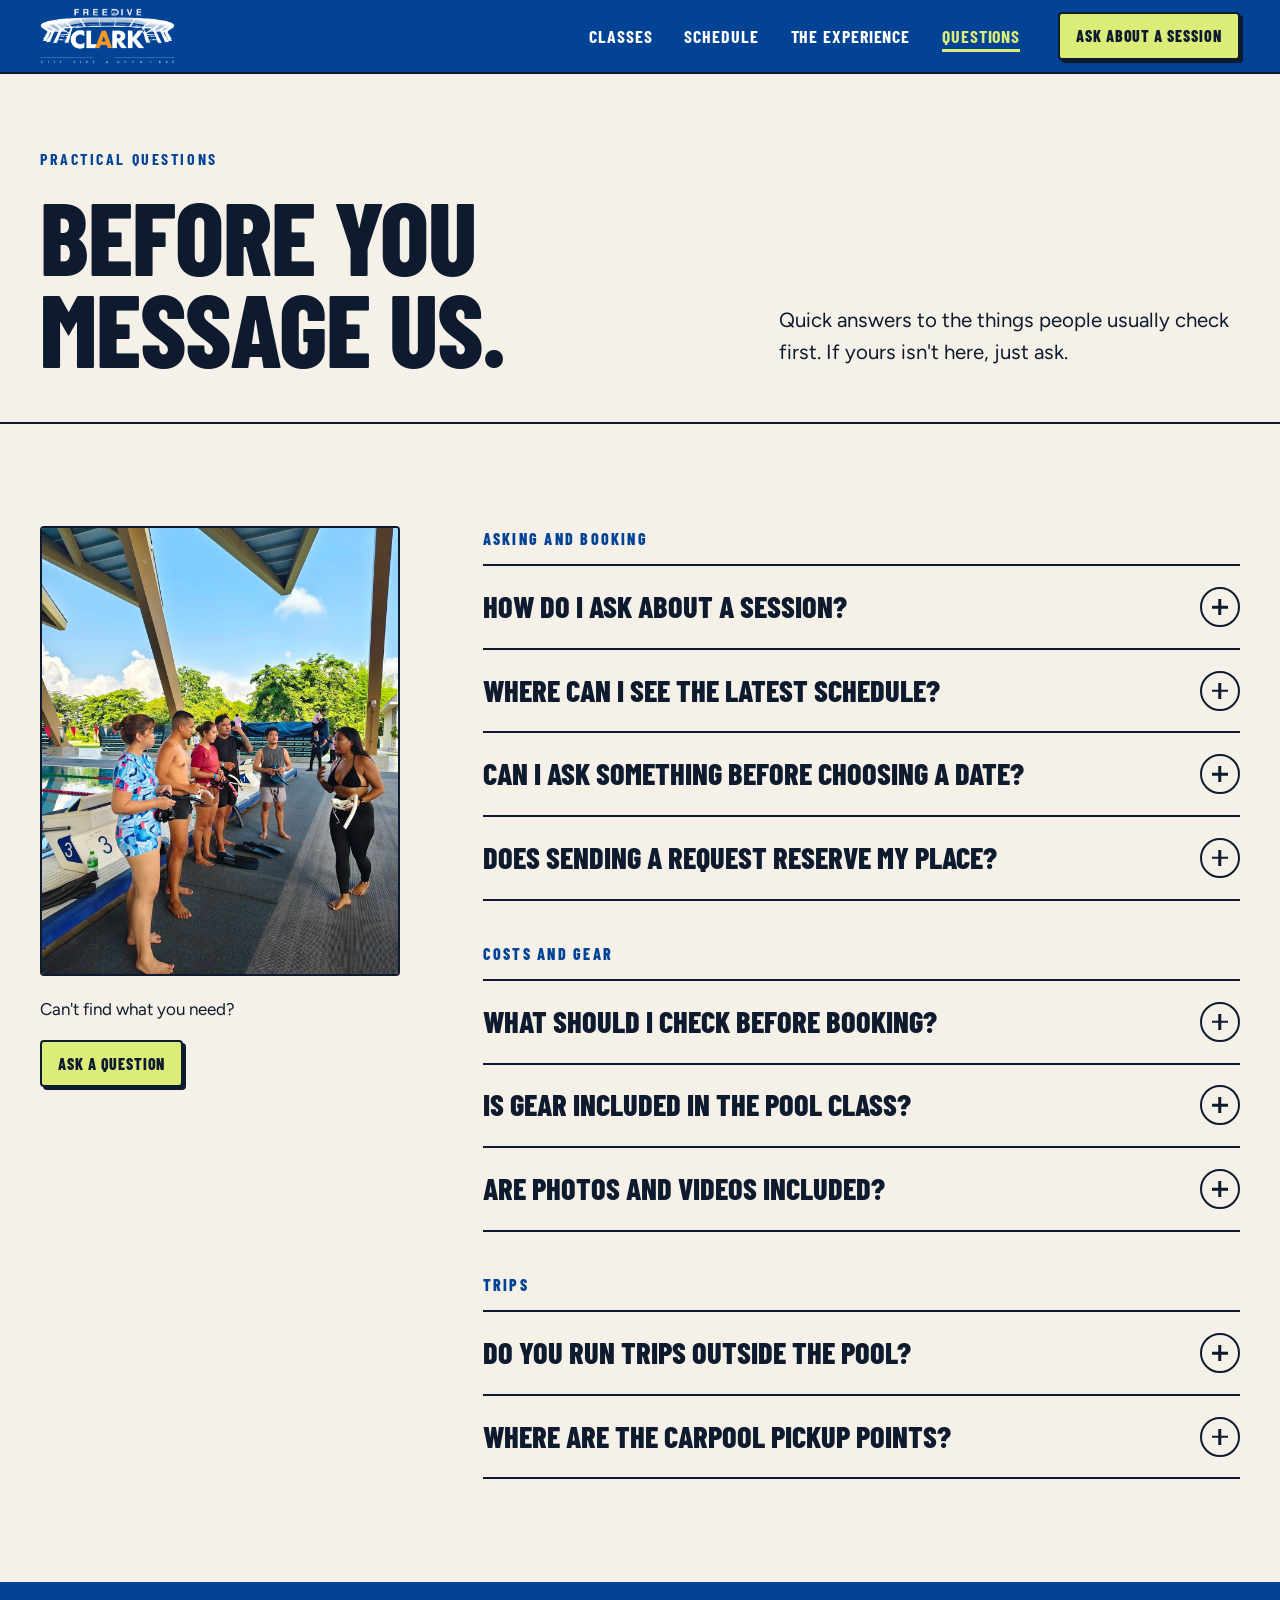
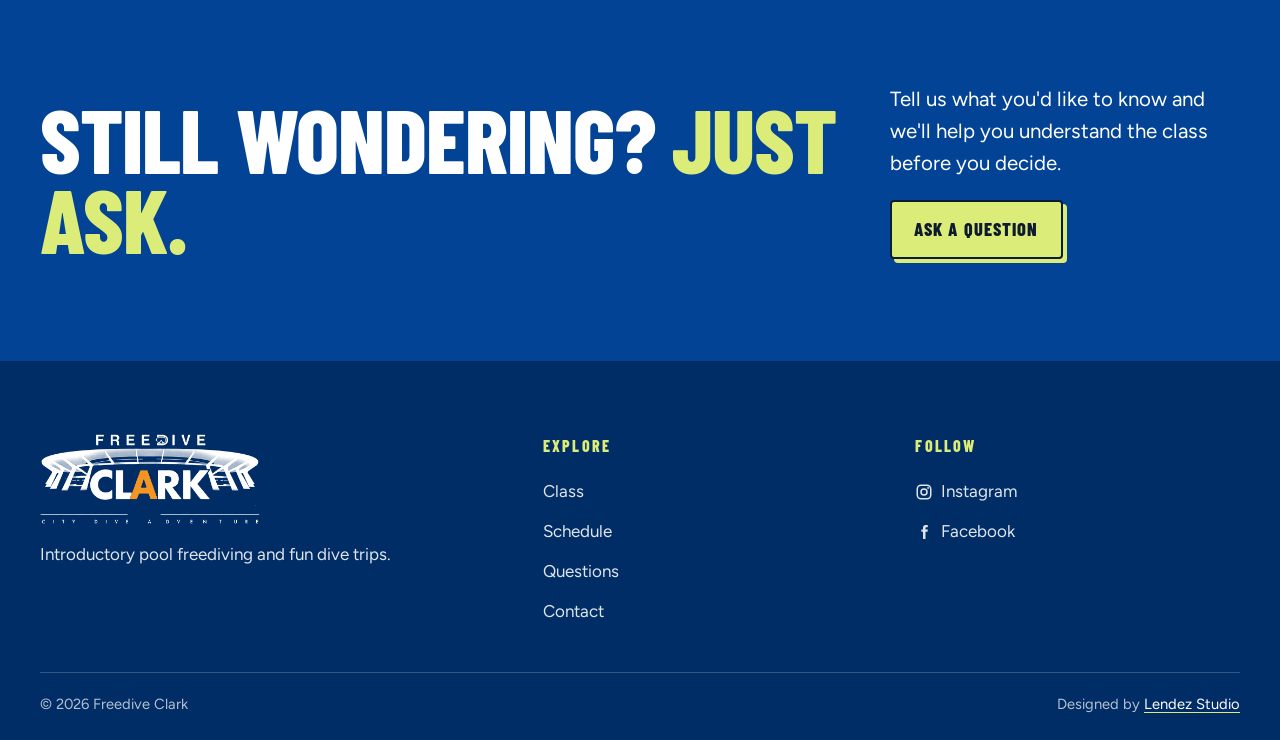
<file: questions.html>
<!doctype html>
<html lang="en">
<head>
  <meta charset="utf-8">
  <meta name="viewport" content="width=device-width, initial-scale=1">
  <title>Questions | Freedive Clark</title>
  <meta name="description" content="Practical answers about asking for a Freedive Clark session, checking the schedule, class fees, gear and fun dive trip pickups.">
  <meta property="og:type" content="website">
  <meta property="og:title" content="Questions | Freedive Clark">
  <meta property="og:description" content="Practical answers about asking for a Freedive Clark session, checking the schedule, class fees, gear and fun dive trip pickups.">
  <meta property="og:image" content="assets/img/group-poolside.jpg">
  <meta name="twitter:card" content="summary_large_image">
  <meta name="theme-color" content="#024395">
  <link rel="icon" type="image/png" href="favicon.png">
  <link rel="apple-touch-icon" href="apple-touch-icon.png">
  <link rel="preconnect" href="https://fonts.googleapis.com">
  <link rel="preconnect" href="https://fonts.gstatic.com" crossorigin>
  <link href="https://fonts.googleapis.com/css2?family=Barlow+Condensed:wght@700;800&family=Figtree:wght@400;500;600;700&display=swap" rel="stylesheet">
  <link rel="stylesheet" href="css/styles.css?v=5">
</head>
<body>
  <a class="skip-link" href="#main">Skip to content</a>

  <header class="site-header">
    <div class="wrap header-inner">
      <a class="brand" href="index.html" aria-label="Freedive Clark home">
        <img src="assets/img/logo-wordmark-white.png" alt="Freedive Clark, City Dive Adventure" width="813" height="338">
      </a>
      <nav class="main-nav" aria-label="Main">
        <ul>
          <li><a href="classes.html">Classes</a></li>
          <li><a href="schedule.html">Schedule</a></li>
          <li><a href="experience.html">The Experience</a></li>
          <li><a href="questions.html" aria-current="page">Questions</a></li>
        </ul>
      </nav>
      <a class="btn btn--small header-cta" href="contact.html">Ask About a Session</a>
      <button class="menu-toggle" type="button" aria-expanded="false" aria-controls="menu-sheet" aria-label="Open menu"><span class="bars" aria-hidden="true"></span><span class="label">Menu</span></button>
    </div>
  </header>
  <div class="menu-sheet" id="menu-sheet">
    <nav aria-label="Mobile">
      <ol>
        <li><a href="classes.html">Classes</a></li>
        <li><a href="schedule.html">Schedule</a></li>
        <li><a href="experience.html">The Experience</a></li>
        <li><a href="questions.html" aria-current="page">Questions</a></li>
      </ol>
    </nav>
    <a class="btn" href="contact.html">Ask About a Session</a>
  </div>

  <main id="main">
    <section class="page-hero" aria-labelledby="page-title">
      <div class="wrap page-hero-grid">
        <div>
          <p class="eyebrow">Practical questions</p>
          <h1 class="h1" id="page-title">Before you message us.</h1>
        </div>
        <p class="lede">Quick answers to the things people usually check first. If yours isn't here, just ask.</p>
      </div>
    </section>

    <section class="section" aria-label="Frequently asked questions">
      <div class="wrap faq-layout">
        <aside class="faq-aside reveal">
          <div class="frame" style="aspect-ratio:4/5;max-width:360px"><img src="assets/img/poolside-briefing.jpg" alt="A coach talking students through their gear before getting in the pool" width="1200" height="1600" loading="lazy"></div>
          <p style="margin-top:1.25rem">Can't find what you need?</p>
          <a class="btn btn--small" href="contact.html">Ask a Question</a>
        </aside>

        <div>
          <h2 class="faq-group-title">Asking and booking</h2>
          <div class="faq">
            <details>
              <summary>How do I ask about a session?<span class="pm" aria-hidden="true"></span></summary>
              <div class="answer"><p>Send your name, preferred date and number of participants. We'll discuss the session details and send the payment instructions.</p><p><a class="link-arrow" href="contact.html">Prepare your message</a></p></div>
            </details>
            <details>
              <summary>Where can I see the latest schedule?<span class="pm" aria-hidden="true"></span></summary>
              <div class="answer"><p>Check the schedule page for posted dates. If the date you want isn't listed, message us to ask about upcoming sessions.</p><p><a class="link-arrow" href="schedule.html">See Upcoming Sessions</a></p></div>
            </details>
            <details>
              <summary>Can I ask something before choosing a date?<span class="pm" aria-hidden="true"></span></summary>
              <div class="answer"><p>Of course. Send us your question and we'll help you understand the class before you decide.</p></div>
            </details>
            <details>
              <summary>Does sending a request reserve my place?<span class="pm" aria-hidden="true"></span></summary>
              <div class="answer"><p>No. Your preferred date is a request. We'll confirm availability and send the payment instructions, and your place is confirmed once we've completed the booking arrangements with you.</p></div>
            </details>
          </div>

          <h2 class="faq-group-title">Costs and gear</h2>
          <div class="faq">
            <details>
              <summary>What should I check before booking?<span class="pm" aria-hidden="true"></span></summary>
              <div class="answer"><p>Ask about the full cost, equipment options, venue and class requirements. We can also clarify what to bring and how the reservation works.</p></div>
            </details>
            <details>
              <summary>Is gear included in the pool class?<span class="pm" aria-hidden="true"></span></summary>
              <div class="answer"><p>The advertised Introduction to Freediving class fee doesn't include gear or the pool fee. Ask us about equipment options and the current pool fee so you know your total before booking.</p></div>
            </details>
            <details>
              <summary>Are photos and videos included?<span class="pm" aria-hidden="true"></span></summary>
              <div class="answer"><p>Photos and videos are listed as inclusions in the advertised Mabini trip packages. For the pool class, ask us what's available for your session.</p></div>
            </details>
          </div>

          <h2 class="faq-group-title">Trips</h2>
          <div class="faq">
            <details>
              <summary>Do you run trips outside the pool?<span class="pm" aria-hidden="true"></span></summary>
              <div class="answer"><p>Yes. Freedive Clark runs fun dive trips to Mabini, Batangas<span data-hide-after="2026-10-24">, including a Sunset Yacht Dive on October 24, 2026</span>. Freediving in Bani, Pangasinan is coming soon.</p><p><a class="link-arrow" href="classes.html#trips">See the trips</a></p></div>
            </details>
            <details>
              <summary>Where are the carpool pickup points?<span class="pm" aria-hidden="true"></span></summary>
              <div class="answer">
                <p>Carpools are booked separately from the trip packages. Pickup points depend on the trip:</p>
                <ul>
                  <li data-hide-after="2026-10-24"><strong>Sunset Yacht Dive:</strong> Capas, Tarlac (Crossing), Dau Terminal and NLEX exits. PHP 2,500 round trip.</li>
                  <li><strong>Fundive All-In Package:</strong> Capas, Tarlac Crossing (Chowking), Dau Terminal, Marquee Mall, SM San Fernando and NLEX exits. PHP 2,200 round trip.</li>
                </ul>
                <p>Ask us which pickup suits you when you message.</p>
              </div>
            </details>
          </div>
        </div>
      </div>
    </section>

    <section class="section on-cobalt closing" aria-labelledby="close-title">
      <div class="wrap closing-grid">
        <div><h2 class="h2" id="close-title">Still wondering? <em>Just ask.</em></h2></div>
        <div>
          <p class="lede">Tell us what you'd like to know and we'll help you understand the class before you decide.</p>
          <a class="btn" href="contact.html">Ask a Question</a>
        </div>
      </div>
    </section>
  </main>


  <footer class="site-footer">
    <div class="wrap">
      <div class="footer-grid">
        <div class="footer-brand">
          <img src="assets/img/logo-wordmark-white.png" alt="Freedive Clark" width="813" height="338" loading="lazy">
          <p>Introductory pool freediving and fun dive trips.</p>
        </div>
        <div>
          <h2>Explore</h2>
          <ul>
            <li><a href="classes.html">Class</a></li>
            <li><a href="schedule.html">Schedule</a></li>
            <li><a href="questions.html">Questions</a></li>
            <li><a href="contact.html">Contact</a></li>
          </ul>
        </div>
        <div>
          <h2>Follow</h2>
          <ul>
            <li><a href="https://www.instagram.com/freediveclark/" target="_blank" rel="noopener"><svg viewBox="0 0 24 24" aria-hidden="true"><rect x="3" y="3" width="18" height="18" rx="5" fill="none" stroke="currentColor" stroke-width="2"/><circle cx="12" cy="12" r="4" fill="none" stroke="currentColor" stroke-width="2"/><circle cx="17.5" cy="6.5" r="1.3" fill="currentColor"/></svg>Instagram</a></li>
            <li><a href="https://www.facebook.com/freediveclark" target="_blank" rel="noopener"><svg viewBox="0 0 24 24" aria-hidden="true"><path d="M14 8.5V6.8c0-.8.5-1 1-1h2V2.6h-2.8C11.3 2.6 10.7 4.7 10.7 6v2.5H8.5v3.3h2.2V21.4H14v-9.6h2.7l.4-3.3H14z" fill="currentColor"/></svg>Facebook</a></li>
          </ul>
        </div>
      </div>
      <div class="footer-base">
        <span>&copy; 2026 Freedive Clark</span>
        <span>Designed by <a href="https://lendezstudio.com/" target="_blank" rel="noopener">Lendez Studio</a></span>
      </div>
    </div>
  </footer>

  <script src="js/data.js"></script>
  <script src="js/main.js?v=3"></script>
</body>
</html>
</file>
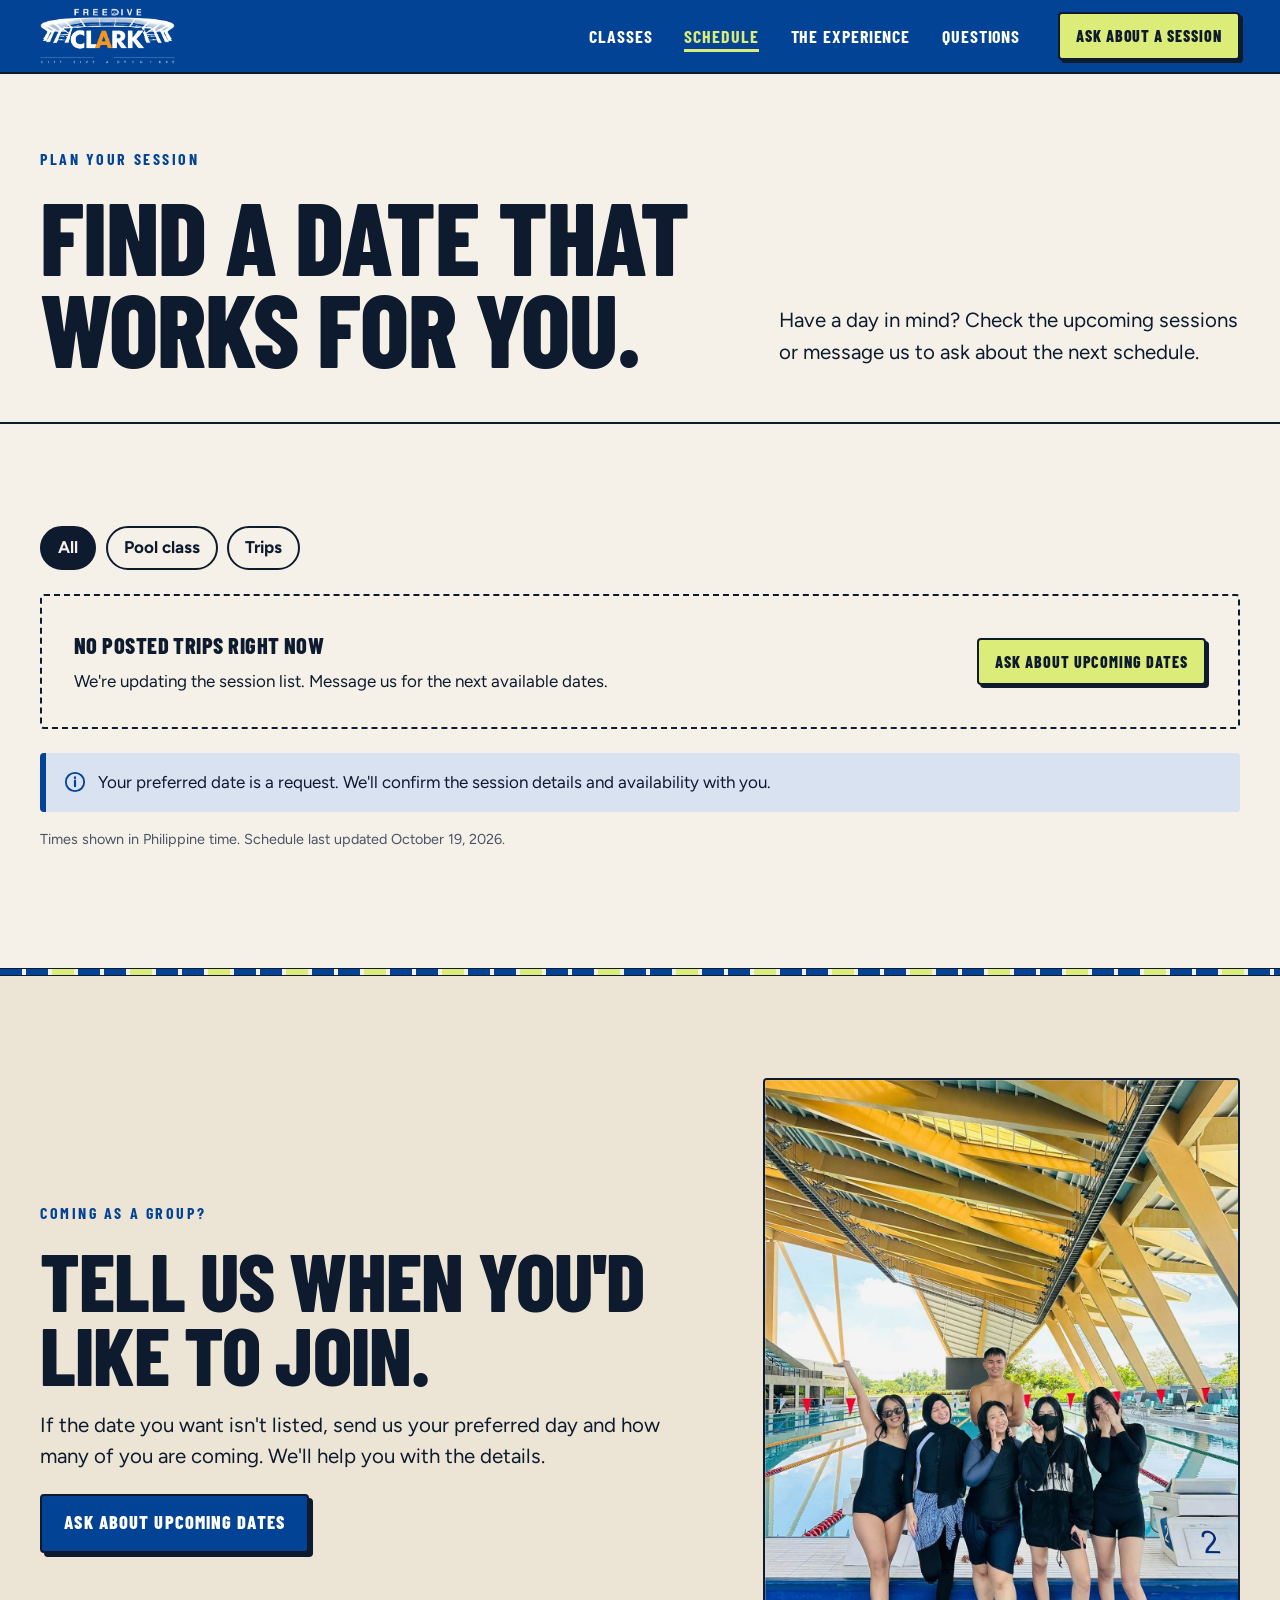
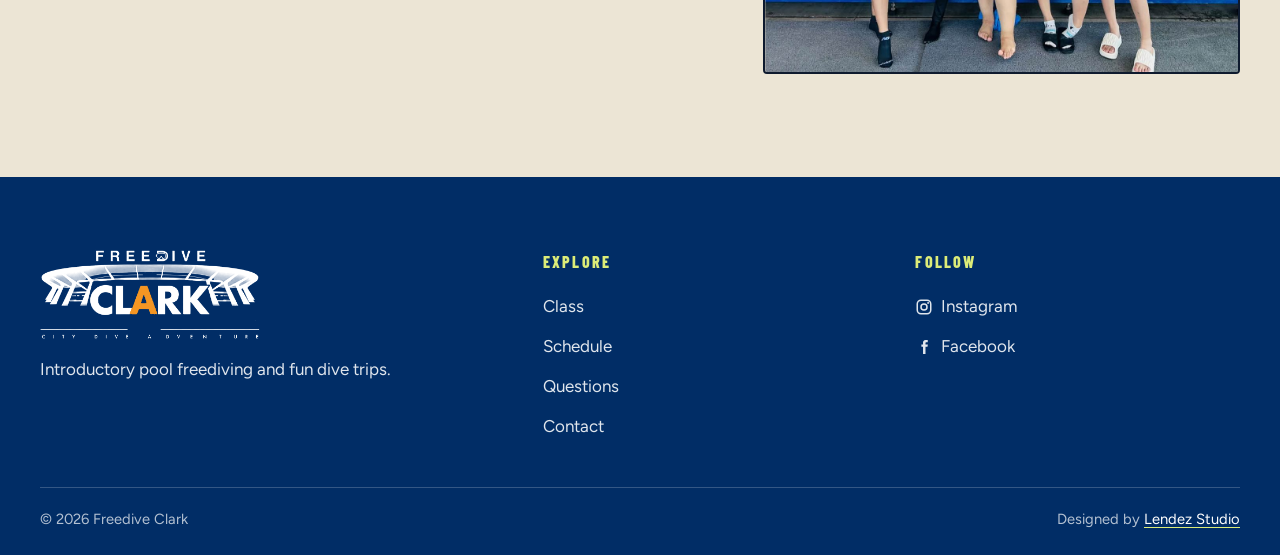
<file: schedule.html>
<!doctype html>
<html lang="en">
<head>
  <meta charset="utf-8">
  <meta name="viewport" content="width=device-width, initial-scale=1">
  <title>Upcoming Sessions | Freedive Clark</title>
  <meta name="description" content="See posted Freedive Clark sessions and trip dates, or message us to ask about the next schedule for the Introduction to Freediving pool class.">
  <meta property="og:type" content="website">
  <meta property="og:title" content="Upcoming Sessions | Freedive Clark">
  <meta property="og:description" content="See posted Freedive Clark sessions and trip dates, or message us to ask about the next schedule for the Introduction to Freediving pool class.">
  <meta property="og:image" content="assets/img/group-poolside.jpg">
  <meta name="twitter:card" content="summary_large_image">
  <meta name="theme-color" content="#024395">
  <link rel="icon" type="image/png" href="favicon.png">
  <link rel="apple-touch-icon" href="apple-touch-icon.png">
  <link rel="preconnect" href="https://fonts.googleapis.com">
  <link rel="preconnect" href="https://fonts.gstatic.com" crossorigin>
  <link href="https://fonts.googleapis.com/css2?family=Barlow+Condensed:wght@700;800&family=Figtree:wght@400;500;600;700&display=swap" rel="stylesheet">
  <link rel="stylesheet" href="css/styles.css?v=5">
</head>
<body>
  <a class="skip-link" href="#main">Skip to content</a>

  <header class="site-header">
    <div class="wrap header-inner">
      <a class="brand" href="index.html" aria-label="Freedive Clark home">
        <img src="assets/img/logo-wordmark-white.png" alt="Freedive Clark, City Dive Adventure" width="813" height="338">
      </a>
      <nav class="main-nav" aria-label="Main">
        <ul>
          <li><a href="classes.html">Classes</a></li>
          <li><a href="schedule.html" aria-current="page">Schedule</a></li>
          <li><a href="experience.html">The Experience</a></li>
          <li><a href="questions.html">Questions</a></li>
        </ul>
      </nav>
      <a class="btn btn--small header-cta" href="contact.html">Ask About a Session</a>
      <button class="menu-toggle" type="button" aria-expanded="false" aria-controls="menu-sheet" aria-label="Open menu"><span class="bars" aria-hidden="true"></span><span class="label">Menu</span></button>
    </div>
  </header>
  <div class="menu-sheet" id="menu-sheet">
    <nav aria-label="Mobile">
      <ol>
        <li><a href="classes.html">Classes</a></li>
        <li><a href="schedule.html" aria-current="page">Schedule</a></li>
        <li><a href="experience.html">The Experience</a></li>
        <li><a href="questions.html">Questions</a></li>
      </ol>
    </nav>
    <a class="btn" href="contact.html">Ask About a Session</a>
  </div>

  <main id="main">
    <section class="page-hero" aria-labelledby="page-title">
      <div class="wrap page-hero-grid">
        <div>
          <p class="eyebrow">Plan your session</p>
          <h1 class="h1" id="page-title">Find a date that works for you.</h1>
        </div>
        <p class="lede">Have a day in mind? Check the upcoming sessions or message us to ask about the next schedule.</p>
      </div>
    </section>

    <section class="section" aria-labelledby="list-title">
      <div class="wrap">
        <h2 class="visually-hidden" id="list-title">Posted sessions</h2>
        <div class="filters" role="group" aria-label="Filter sessions">
          <button class="chip" type="button" data-filter="all" aria-pressed="true">All</button>
          <button class="chip" type="button" data-filter="class" aria-pressed="false">Pool class</button>
          <button class="chip" type="button" data-filter="trip" aria-pressed="false">Trips</button>
        </div>

        <table class="sched" data-schedule-table>
          <caption class="visually-hidden">Upcoming Freedive Clark sessions with date, time, venue and class</caption>
          <thead>
            <tr><th scope="col">Date</th><th scope="col">Time</th><th scope="col">Venue</th><th scope="col">Class</th><th scope="col"><span class="visually-hidden">Action</span></th></tr>
          </thead>
          <tbody></tbody>
        </table>

        <div class="empty-state" data-empty="intro" style="margin-top:1.5rem">
          <p><strong>Introduction to Freediving</strong>We're updating the session list. Message us for the next available dates.</p>
          <a class="btn btn--small" href="contact.html?class=intro">Ask About Upcoming Dates</a>
        </div>
        <div class="empty-state" data-empty="all" hidden style="margin-top:1rem">
          <p><strong>No posted trips right now</strong>We're updating the session list. Message us for the next available dates.</p>
          <a class="btn btn--small" href="contact.html">Ask About Upcoming Dates</a>
        </div>

        <noscript>
          <div class="empty-state" style="margin-top:1rem">
            <p><strong>Sessions</strong>Message us for the next available dates.</p>
            <a class="btn btn--small" href="contact.html">Ask About Upcoming Dates</a>
          </div>
        </noscript>

        <div class="request-note">
          <svg viewBox="0 0 24 24" aria-hidden="true"><circle cx="12" cy="12" r="10" fill="none" stroke="currentColor" stroke-width="2"/><path d="M12 10.5v6M12 7v.5" stroke="currentColor" stroke-width="2.4" stroke-linecap="round"/></svg>
          <p>Your preferred date is a request. We'll confirm the session details and availability with you.</p>
        </div>
        <p class="updated">Times shown in Philippine time. Schedule last updated October 19, 2026.</p>
      </div>
    </section>

    <div class="lane lane--thin" aria-hidden="true"></div>

    <section class="section on-paper-2" aria-labelledby="custom-title">
      <div class="wrap feature feature--flip">
        <div class="feature-media">
          <div class="frame mask"><img src="assets/img/group-after-class.jpg" alt="A cheerful group of students posing together at the edge of the pool" width="1200" height="1600" loading="lazy"></div>
        </div>
        <div class="reveal">
          <p class="eyebrow">Coming as a group?</p>
          <h2 class="h2" id="custom-title">Tell us when you'd like to join.</h2>
          <p class="lede" style="margin-top:1.2rem">If the date you want isn't listed, send us your preferred day and how many of you are coming. We'll help you with the details.</p>
          <a class="btn btn--cobalt" href="contact.html">Ask About Upcoming Dates</a>
        </div>
      </div>
    </section>
  </main>


  <footer class="site-footer">
    <div class="wrap">
      <div class="footer-grid">
        <div class="footer-brand">
          <img src="assets/img/logo-wordmark-white.png" alt="Freedive Clark" width="813" height="338" loading="lazy">
          <p>Introductory pool freediving and fun dive trips.</p>
        </div>
        <div>
          <h2>Explore</h2>
          <ul>
            <li><a href="classes.html">Class</a></li>
            <li><a href="schedule.html">Schedule</a></li>
            <li><a href="questions.html">Questions</a></li>
            <li><a href="contact.html">Contact</a></li>
          </ul>
        </div>
        <div>
          <h2>Follow</h2>
          <ul>
            <li><a href="https://www.instagram.com/freediveclark/" target="_blank" rel="noopener"><svg viewBox="0 0 24 24" aria-hidden="true"><rect x="3" y="3" width="18" height="18" rx="5" fill="none" stroke="currentColor" stroke-width="2"/><circle cx="12" cy="12" r="4" fill="none" stroke="currentColor" stroke-width="2"/><circle cx="17.5" cy="6.5" r="1.3" fill="currentColor"/></svg>Instagram</a></li>
            <li><a href="https://www.facebook.com/freediveclark" target="_blank" rel="noopener"><svg viewBox="0 0 24 24" aria-hidden="true"><path d="M14 8.5V6.8c0-.8.5-1 1-1h2V2.6h-2.8C11.3 2.6 10.7 4.7 10.7 6v2.5H8.5v3.3h2.2V21.4H14v-9.6h2.7l.4-3.3H14z" fill="currentColor"/></svg>Facebook</a></li>
          </ul>
        </div>
      </div>
      <div class="footer-base">
        <span>&copy; 2026 Freedive Clark</span>
        <span>Designed by <a href="https://lendezstudio.com/" target="_blank" rel="noopener">Lendez Studio</a></span>
      </div>
    </div>
  </footer>

  <script src="js/data.js"></script>
  <script src="js/main.js?v=3"></script>
</body>
</html>
</file>
<file: css/styles.css>
/* Freedive Clark | Design B: Dive Club
   Warm paper, logo cobalt, a small lime accent and lane-rope dividers taken from the pool where classes happen. */

:root {
  --paper: #F5F1E8;
  --paper-2: #ECE5D5;
  --paper-3: #E2D9C5;
  --cobalt: #024395;
  --cobalt-deep: #012D66;
  --cobalt-soft: #D9E2F1;
  --ink: #0E1A2E;
  --muted: #4A5366;
  --lime: #DCEC78;
  --lime-deep: #C3D752;
  --line: rgba(14, 26, 46, 0.14);
  --line-strong: rgba(14, 26, 46, 0.32);
  --danger: #A3261B;

  --f-display: "Barlow Condensed", "Arial Narrow", "Roboto Condensed", sans-serif;
  --f-body: "Figtree", "Segoe UI", system-ui, -apple-system, sans-serif;

  --wrap: 1240px;
  --gutter: clamp(1rem, 4vw, 2.5rem);
  --space-1: clamp(3.5rem, 8vw, 7rem);
  --space-2: clamp(2.25rem, 5vw, 4rem);
  --radius: 4px;
  --header-h: 72px;
  --ease: cubic-bezier(.2, .7, .2, 1);
}

*, *::before, *::after { box-sizing: border-box; }
[hidden] { display: none !important; }
html { -webkit-text-size-adjust: 100%; scroll-padding-top: calc(var(--header-h) + 16px); }
body {
  margin: 0;
  background: var(--paper);
  color: var(--ink);
  font-family: var(--f-body);
  font-size: 1.0625rem;
  line-height: 1.6;
  overflow-x: hidden;
}
img, video { display: block; max-width: 100%; }
a { color: inherit; }
p { margin: 0 0 1em; }
h1, h2, h3, h4 { margin: 0; }
button, input, select, textarea { font: inherit; color: inherit; }

.skip-link {
  position: absolute; left: 1rem; top: -100px; z-index: 100;
  background: var(--lime); color: var(--ink); padding: .75rem 1rem; font-weight: 700;
}
.skip-link:focus { top: 1rem; }

:focus-visible { outline: 3px solid var(--cobalt); outline-offset: 3px; }
.on-cobalt :focus-visible, .site-footer :focus-visible, .menu-sheet :focus-visible { outline-color: var(--lime); }

.wrap { width: min(100% - 2 * var(--gutter), var(--wrap)); margin-inline: auto; }
.visually-hidden {
  position: absolute !important; width: 1px; height: 1px; padding: 0; margin: -1px;
  overflow: hidden; clip: rect(0 0 0 0); white-space: nowrap; border: 0;
}

/* ---------- Type ---------- */
.display, .h1, .h2, .h3 {
  font-family: var(--f-display);
  font-weight: 800;
  text-transform: uppercase;
  letter-spacing: -0.01em;
  line-height: .9;
}
.h1 { font-size: clamp(3.4rem, 10vw, 8.75rem); }
.h2 { font-size: clamp(2.6rem, 6.4vw, 5.25rem); }
.h3 { font-size: clamp(1.75rem, 3vw, 2.4rem); line-height: .95; }
.eyebrow {
  display: inline-flex; align-items: center; gap: .6rem;
  font-family: var(--f-display); font-weight: 700; font-size: 1rem;
  letter-spacing: .16em; text-transform: uppercase; color: var(--cobalt);
  margin-bottom: 1.1rem;
}
.on-cobalt .eyebrow { color: var(--lime); }
.lede { font-size: clamp(1.1rem, 1.6vw, 1.3rem); line-height: 1.55; max-width: 34em; }
.muted { color: var(--muted); }
.mark { background: linear-gradient(transparent 58%, var(--lime) 58%, var(--lime) 92%, transparent 92%); padding: 0 .08em; }

/* ---------- Buttons ---------- */
.btn {
  --shadow: var(--ink);
  display: inline-flex; align-items: center; justify-content: center; gap: .55rem;
  min-height: 52px; padding: .8rem 1.4rem;
  font-family: var(--f-display); font-weight: 800; font-size: 1.15rem;
  letter-spacing: .06em; text-transform: uppercase; text-decoration: none;
  border: 2px solid var(--ink); border-radius: var(--radius);
  background: var(--lime); color: var(--ink);
  box-shadow: 4px 4px 0 var(--shadow);
  cursor: pointer;
  transition: transform .14s var(--ease), box-shadow .14s var(--ease), background-color .2s;
}
.btn:hover { transform: translate(-1px, -1px); box-shadow: 6px 6px 0 var(--shadow); }
.btn:active { transform: translate(3px, 3px); box-shadow: 1px 1px 0 var(--shadow); }
.btn svg { width: 1.1em; height: 1.1em; flex: none; transition: transform .2s var(--ease); }
.btn:hover svg { transform: translateX(3px); }
.btn--cobalt { background: var(--cobalt); color: #fff; }
.btn--paper { background: var(--paper); }
.on-cobalt .btn { --shadow: var(--lime); border-color: var(--ink); }
.on-cobalt .btn--paper { --shadow: var(--ink); }
.btn--small { min-height: 44px; padding: .55rem 1rem; font-size: 1rem; box-shadow: 3px 3px 0 var(--shadow); }

.link-arrow {
  display: inline-flex; align-items: center; gap: .45rem; min-height: 44px;
  font-weight: 700; text-decoration: none; color: var(--cobalt);
  border-bottom: 2px solid currentColor; padding-top: 2px;
}
.link-arrow:hover { color: var(--ink); }
.on-cobalt .link-arrow { color: #fff; }
.on-cobalt .link-arrow:hover { color: var(--lime); }
.btn-row { display: flex; flex-wrap: wrap; align-items: center; gap: 1rem 1.6rem; }

/* ---------- Lane rope divider ---------- */
.lane {
  height: 12px; border-block: 2px solid var(--ink);
  background:
    repeating-linear-gradient(90deg,
      var(--cobalt) 0 22px, var(--paper) 22px 26px,
      var(--cobalt) 26px 48px, var(--paper) 48px 52px,
      var(--lime) 52px 74px, var(--paper) 74px 78px);
}
.lane--thin { height: 8px; border-width: 1.5px; }

/* ---------- Header ---------- */
.site-header {
  position: sticky; top: 0; z-index: 50;
  background: var(--cobalt); color: #fff;
  border-bottom: 2px solid var(--ink);
}
.site-header :focus-visible { outline-color: var(--lime); }
.header-inner { display: flex; align-items: center; gap: 1.5rem; height: var(--header-h); }
.brand { display: block; flex: none; height: 56px; }
.brand img { height: 100%; width: auto; aspect-ratio: 813 / 338; }
.main-nav { margin-left: auto; }
.main-nav ul { display: flex; gap: .3rem; list-style: none; margin: 0; padding: 0; }
.main-nav a {
  display: inline-flex; align-items: center; min-height: 44px; padding: 0 .85rem;
  font-family: var(--f-display); font-weight: 700; font-size: 1.12rem; letter-spacing: .05em;
  text-transform: uppercase; text-decoration: none; border-radius: var(--radius);
  position: relative; color: #fff;
}
.main-nav a::after {
  content: ""; position: absolute; left: .85rem; right: .85rem; bottom: 6px; height: 3px;
  background: var(--lime); transform: scaleX(0); transform-origin: left;
  transition: transform .25s var(--ease);
}
.main-nav a:hover::after, .main-nav a[aria-current="page"]::after { transform: scaleX(1); }
.main-nav a[aria-current="page"] { color: var(--lime); }
.header-cta { flex: none; }
.menu-toggle {
  display: none; margin-left: auto; align-items: center; gap: .5rem;
  min-height: 46px; padding: 0 1rem; border: 2px solid #fff; border-radius: var(--radius);
  background: transparent; color: #fff; font-family: var(--f-display); font-weight: 800; letter-spacing: .08em;
  text-transform: uppercase; cursor: pointer;
}
.menu-toggle:hover { border-color: var(--lime); color: var(--lime); }
.menu-toggle .bars { width: 20px; height: 12px; position: relative; }
.menu-toggle .bars::before, .menu-toggle .bars::after {
  content: ""; position: absolute; left: 0; right: 0; height: 2.5px; background: currentColor;
  transition: transform .25s var(--ease), top .25s var(--ease);
}
.menu-toggle .bars::before { top: 1px; }
.menu-toggle .bars::after { top: 8px; }
.menu-toggle[aria-expanded="true"] .bars::before { top: 5px; transform: rotate(45deg); }
.menu-toggle[aria-expanded="true"] .bars::after { top: 5px; transform: rotate(-45deg); }

.menu-sheet {
  position: fixed; inset: var(--header-h) 0 0 0; z-index: 49;
  background: var(--cobalt-deep); color: #fff;
  padding: 1.5rem var(--gutter) 2rem; overflow-y: auto;
  display: none;
}
.menu-sheet.is-open { display: block; animation: sheet-in .28s var(--ease); }
@keyframes sheet-in { from { clip-path: inset(0 0 100% 0); } to { clip-path: inset(0); } }
.menu-sheet ol { list-style: none; margin: 0 0 2rem; padding: 0; counter-reset: m; }
.menu-sheet li { counter-increment: m; border-bottom: 1.5px solid rgba(255,255,255,.22); }
.menu-sheet li a {
  display: flex; align-items: baseline; gap: 1rem; padding: .9rem 0; text-decoration: none;
  font-family: var(--f-display); font-weight: 800; font-size: clamp(2.2rem, 10vw, 3.2rem);
  text-transform: uppercase; line-height: 1;
}
.menu-sheet li a::before { content: "0" counter(m); font-size: 1rem; color: var(--lime); letter-spacing: .1em; }
.menu-sheet li a[aria-current="page"] { color: var(--lime); }
body.menu-open { overflow: hidden; }

@media (max-width: 960px) {
  .main-nav, .header-cta { display: none; }
  .menu-toggle { display: inline-flex; }
  .brand { height: 48px; }
}

/* ---------- Sections ---------- */
.section { padding-block: var(--space-1); }
.section--tight { padding-block: var(--space-2); }
.on-cobalt { background: var(--cobalt); color: #fff; }
.on-cobalt .muted { color: rgba(255,255,255,.78); }
.on-paper-2 { background: var(--paper-2); }
.section-head { display: grid; gap: 1.2rem; margin-bottom: clamp(2rem, 4vw, 3.25rem); }
@media (min-width: 900px) {
  .section-head--split { grid-template-columns: 1.15fr .85fr; align-items: end; gap: 3rem; }
  .section-head--split p { margin-bottom: .4rem; }
}

/* ---------- Home hero ---------- */
.hero { padding-top: clamp(2rem, 5vw, 4rem); padding-bottom: clamp(2.5rem, 6vw, 5rem); position: relative; }
.hero-grid { display: grid; gap: 2rem; }
.hero-title { position: relative; z-index: 2; }
.hero-title .h1 span { display: block; }
.hero-title .h1 .indent { padding-left: .55em; }
.hero-title .h1 .blue { color: var(--cobalt); }
.hero-copy .lede { margin-bottom: 1.6rem; }

.hero-collage { position: relative; }
.frame {
  position: relative; overflow: hidden; border: 2px solid var(--ink); border-radius: var(--radius);
  background: var(--paper-3);
}
.frame img { width: 100%; height: 100%; object-fit: cover; }
.hero-main { aspect-ratio: 4 / 5; }
.hero-main .slide { position: absolute; inset: 0; clip-path: inset(0 0 0 100%); transition: clip-path .7s var(--ease); }
.hero-main .slide.is-active { clip-path: inset(0); z-index: 1; }
.hero-main .slide.is-leaving { clip-path: inset(0); z-index: 0; }
.hero-side { position: absolute; width: 42%; aspect-ratio: 4 / 5; left: -14%; bottom: -8%; z-index: 2; box-shadow: 8px 8px 0 var(--cobalt); }
.sticker {
  position: absolute; z-index: 3; right: -10px; top: 18px;
  background: var(--lime); border: 2px solid var(--ink); padding: .45rem .8rem;
  font-family: var(--f-display); font-weight: 800; letter-spacing: .08em; text-transform: uppercase; font-size: .95rem;
  transform: rotate(3deg);
}
.slide-controls {
  position: absolute; z-index: 3; right: 12px; bottom: 12px; display: flex; gap: .4rem; align-items: center;
  background: var(--paper); border: 2px solid var(--ink); border-radius: var(--radius); padding: .2rem .25rem .2rem .7rem;
  font-family: var(--f-display); font-weight: 700; letter-spacing: .08em;
}
.icon-btn {
  display: inline-grid; place-items: center; width: 44px; height: 44px; border: 0; border-radius: var(--radius);
  background: transparent; cursor: pointer; color: var(--ink);
}
.icon-btn:hover { background: var(--lime); }
.icon-btn svg { width: 20px; height: 20px; }

.photo-strip-label {
  font-family: var(--f-display); font-weight: 700; text-transform: uppercase; letter-spacing: .14em; font-size: .95rem;
  display: flex; align-items: center; gap: .75rem; margin-bottom: .75rem; color: var(--muted);
}
.photo-strip-label::after { content: ""; flex: 1; height: 2px; background: var(--line-strong); }
.photo-strip, .photo-strip-wrap { display: none; }

@media (min-width: 900px) {
  .hero-grid { grid-template-columns: repeat(12, 1fr); align-items: start; }
  .hero-title { grid-column: 1 / 9; grid-row: 1; padding-top: 1rem; }
  .hero-copy { grid-column: 1 / 7; grid-row: 2; padding-left: .3rem; }
  .hero-collage { grid-column: 8 / 13; grid-row: 1 / 3; margin-top: 0; }
  .hero-title .h1 { font-size: clamp(5rem, 9.2vw, 9.25rem); }
}
@media (max-width: 899px) {
  .hero-collage { display: none; }
  .photo-strip-wrap { display: block; margin-top: 2.25rem; }
  .photo-strip {
    display: flex; gap: .75rem; overflow-x: auto; scroll-snap-type: x mandatory;
    margin-inline: calc(-1 * var(--gutter)); padding: 0 var(--gutter) .75rem; scroll-padding-inline: var(--gutter); scrollbar-width: thin;
  }
  .photo-strip figure { flex: 0 0 72%; margin: 0; scroll-snap-align: start; }
  .photo-strip .frame { aspect-ratio: 4 / 5; }
  .photo-strip figcaption { font-size: .9rem; color: var(--muted); padding-top: .4rem; }
}

/* ---------- Page hero (inner pages) ---------- */
.page-hero { padding-block: clamp(2.5rem, 6vw, 4.5rem) clamp(2rem, 4vw, 3rem); border-bottom: 2px solid var(--ink); }
.page-hero .h1 { font-size: clamp(3rem, 8vw, 6.5rem); }
.page-hero-grid { display: grid; gap: 1.5rem; }
@media (min-width: 900px) {
  .page-hero-grid { grid-template-columns: 1.2fr .8fr; align-items: end; gap: 3rem; }
  .page-hero-grid .lede { margin-bottom: .3rem; }
}
.page-hero--photo { position: relative; }
.page-hero-strip { display: grid; grid-template-columns: 2fr 1fr 1fr; gap: .75rem; margin-top: 2rem; }
.page-hero-strip .frame { aspect-ratio: 16 / 10; }
.page-hero-strip .frame:nth-child(n+2) { aspect-ratio: auto; }
@media (max-width: 640px) {
  .page-hero-strip { grid-template-columns: 1fr 1fr; }
  .page-hero-strip .frame:first-child { grid-column: 1 / -1; }
  .page-hero-strip .frame:nth-child(n+2) { aspect-ratio: 1; }
}

/* ---------- Featured class (home + classes) ---------- */
.feature { display: grid; gap: 2rem; }
.feature-media { position: relative; }
.feature-media .frame { aspect-ratio: 4 / 5; }
.feature-media .tag {
  position: absolute; left: 12px; top: 12px; z-index: 2;
  background: var(--cobalt); color: #fff; padding: .35rem .7rem; border: 2px solid var(--ink);
  font-family: var(--f-display); font-weight: 800; letter-spacing: .1em; text-transform: uppercase; font-size: .9rem;
}
.offer-card {
  background: #fff; border: 2px solid var(--ink); border-radius: var(--radius); box-shadow: 8px 8px 0 var(--cobalt);
  padding: clamp(1.4rem, 3vw, 2.4rem);
}
.offer-num { font-family: var(--f-display); font-weight: 800; font-size: 1.1rem; letter-spacing: .14em; color: var(--cobalt); }
.offer-card .h3 { margin: .5rem 0 1rem; }
.offer-card .btn-row { margin-top: 1.6rem; }
@media (min-width: 900px) {
  .feature { grid-template-columns: 5fr 7fr; align-items: center; gap: 3.5rem; }
  .feature--flip { grid-template-columns: 7fr 5fr; }
  .feature--flip .feature-media { order: 2; }
}

/* Fee rows */
.fee-list { list-style: none; margin: 1.25rem 0 0; padding: 0; border-top: 2px solid var(--ink); }
.fee-list li {
  display: grid; grid-template-columns: minmax(0, 1fr) auto; gap: .5rem 1.5rem; align-items: baseline;
  padding: .9rem 0; border-bottom: 1.5px solid var(--line);
}
.fee-list .label { font-weight: 600; }
.fee-list .value { font-family: var(--f-display); font-weight: 800; font-size: 1.35rem; letter-spacing: .02em; text-align: right; }
.fee-list .note { grid-column: 1 / -1; font-size: .93rem; color: var(--muted); margin-top: -.3rem; }
.promo-flag {
  display: inline-block; background: var(--lime); border: 1.5px solid var(--ink); padding: .1rem .45rem;
  font-family: var(--f-display); font-weight: 800; font-size: .85rem; letter-spacing: .1em; text-transform: uppercase;
  vertical-align: middle; margin-left: .4rem;
}

/* ---------- Numbered package list (classes) ---------- */
.pack-list { list-style: none; margin: 0; padding: 0; border-top: 2px solid var(--ink); }
.pack {
  display: grid; gap: 1.2rem 2.5rem; padding: clamp(1.75rem, 4vw, 3rem) 0; border-bottom: 2px solid var(--ink);
}
.pack-num { font-family: var(--f-display); font-weight: 800; font-size: clamp(3rem, 7vw, 5.5rem); line-height: .8; color: var(--cobalt); }
.pack-head .h3 { margin-bottom: .75rem; }
.pack-meta { display: flex; flex-wrap: wrap; gap: .5rem; margin: 0 0 1rem; padding: 0; list-style: none; }
.pack-meta li {
  border: 1.5px solid var(--ink); border-radius: var(--radius); padding: .2rem .6rem; font-size: .92rem; font-weight: 600; background: var(--paper);
}
.pack-meta li.hi { background: var(--lime); }
.pack-price { font-family: var(--f-display); font-weight: 800; font-size: clamp(2.2rem, 4vw, 3rem); line-height: 1; }
.pack-price small { display: block; font-family: var(--f-body); font-weight: 500; font-size: .9rem; color: var(--muted); margin-top: .4rem; letter-spacing: 0; }
.inc-list { columns: 2; column-gap: 1.5rem; margin: .5rem 0 0; padding: 0; list-style: none; }
.inc-list li { break-inside: avoid; padding: .3rem 0 .3rem 1.4rem; position: relative; }
.inc-list li::before { content: ""; position: absolute; left: 0; top: .78em; width: 10px; height: 10px; background: var(--cobalt); }
.sub-label { font-family: var(--f-display); font-weight: 800; letter-spacing: .12em; text-transform: uppercase; font-size: .95rem; color: var(--cobalt); margin: 1.25rem 0 .35rem; }
.pickup { font-size: .97rem; }
@media (min-width: 900px) {
  .pack { grid-template-columns: 120px 1.25fr 1fr; align-items: start; }
  .pack-side { border-left: 2px solid var(--ink); padding-left: 2rem; }
}
@media (max-width: 520px) { .inc-list { columns: 1; } }
.pack--soon { opacity: 1; }
.pack--soon .pack-num { color: var(--paper-3); -webkit-text-stroke: 2px var(--ink); }

/* ---------- Schedule ---------- */
.filters { display: flex; flex-wrap: wrap; gap: .6rem; margin-bottom: 1.5rem; }
.chip {
  min-height: 44px; padding: .4rem 1rem; border: 2px solid var(--ink); border-radius: 999px; background: var(--paper);
  font-weight: 700; cursor: pointer;
}
.chip[aria-pressed="true"] { background: var(--ink); color: var(--paper); }
.sched { width: 100%; border-collapse: collapse; }
.sched caption { text-align: left; }
.sched th {
  text-align: left; font-family: var(--f-display); font-weight: 800; letter-spacing: .12em; text-transform: uppercase;
  font-size: .95rem; padding: .7rem 1rem .7rem 0; border-bottom: 2px solid var(--ink); color: var(--cobalt);
}
.sched td { padding: 1.2rem 1rem 1.2rem 0; border-bottom: 1.5px solid var(--line-strong); vertical-align: middle; }
.sched .date-cell { display: flex; align-items: center; gap: 1rem; }
.date-block {
  flex: none; width: 70px; text-align: center; border: 2px solid var(--ink); border-radius: var(--radius); background: #fff; overflow: hidden;
}
.date-block .m { display: block; background: var(--cobalt); color: #fff; font-family: var(--f-display); font-weight: 800; letter-spacing: .12em; font-size: .85rem; padding: .15rem 0; }
.date-block .d { display: block; font-family: var(--f-display); font-weight: 800; font-size: 2rem; line-height: 1.1; }
.sched .full-date { font-weight: 600; }
.sched .class-name { font-family: var(--f-display); font-weight: 800; text-transform: uppercase; font-size: 1.35rem; letter-spacing: .02em; line-height: 1; }
.sched .price { display: block; font-size: .92rem; color: var(--muted); margin-top: .3rem; }
.sched .is-hidden { display: none; }
@media (max-width: 760px) {
  .sched thead { position: absolute; width: 1px; height: 1px; overflow: hidden; clip: rect(0 0 0 0); }
  .sched, .sched tbody, .sched tr, .sched td { display: block; width: 100%; }
  .sched tr { border: 2px solid var(--ink); border-radius: var(--radius); background: #fff; padding: 1rem; margin-bottom: 1rem; box-shadow: 5px 5px 0 var(--cobalt); }
  .sched td { border: 0; padding: .35rem 0; display: grid; grid-template-columns: 5.5rem 1fr; gap: .75rem; align-items: start; }
  .sched td::before { content: attr(data-label); font-family: var(--f-display); font-weight: 800; letter-spacing: .1em; text-transform: uppercase; font-size: .85rem; color: var(--cobalt); padding-top: .15rem; }
  .sched td.action-cell { display: block; padding-top: .9rem; }
  .sched td.action-cell::before { display: none; }
  .sched td.action-cell .btn { width: 100%; }
  .sched .date-cell { gap: .75rem; }
}
.empty-state {
  border: 2px dashed var(--ink); border-radius: var(--radius); padding: clamp(1.4rem, 3vw, 2rem);
  display: grid; gap: 1rem; background: var(--paper);
}
@media (min-width: 760px) { .empty-state { grid-template-columns: 1fr auto; align-items: center; } }
.empty-state p { margin: 0; }
.empty-state strong { font-family: var(--f-display); font-weight: 800; text-transform: uppercase; font-size: 1.4rem; display: block; margin-bottom: .25rem; letter-spacing: .02em; }
.request-note {
  display: flex; gap: .8rem; align-items: flex-start; margin-top: 1.5rem; padding: 1rem 1.1rem;
  background: var(--cobalt-soft); border-left: 6px solid var(--cobalt); border-radius: var(--radius);
}
.request-note svg { flex: none; width: 22px; height: 22px; margin-top: .15rem; color: var(--cobalt); }
.request-note p { margin: 0; }
.updated { font-size: .9rem; color: var(--muted); margin-top: 1rem; }

/* Home schedule teaser */
.next-up { display: grid; gap: 1.5rem; }
@media (min-width: 900px) { .next-up { grid-template-columns: .9fr 1.1fr; gap: 3rem; align-items: start; } }

/* ---------- Experience ---------- */
.video-feature { display: grid; gap: 2rem; align-items: center; }
@media (min-width: 900px) { .video-feature { grid-template-columns: minmax(280px, 380px) 1fr; gap: 4rem; } }
.video-shell { position: relative; border: 2px solid var(--ink); border-radius: var(--radius); overflow: hidden; background: var(--ink); aspect-ratio: 9 / 16; box-shadow: 10px 10px 0 var(--lime); max-width: 380px; width: 100%; margin-inline: auto; }
.on-cobalt .video-shell { border-color: #fff; }
.video-shell video { width: 100%; height: 100%; object-fit: cover; }
.video-controls { position: absolute; left: 10px; right: 10px; bottom: 10px; display: flex; gap: .5rem; flex-wrap: wrap; }
.vbtn {
  display: inline-flex; align-items: center; gap: .45rem; min-height: 44px; padding: 0 .9rem;
  background: var(--paper); color: var(--ink); border: 2px solid var(--ink); border-radius: var(--radius);
  font-weight: 700; font-size: .95rem; white-space: nowrap; cursor: pointer;
}
.vbtn svg { width: 18px; height: 18px; flex: none; }
.vbtn--big { position: absolute; inset: 50% auto auto 50%; transform: translate(-50%, -50%); padding: 0 1.3rem; min-height: 56px; font-family: var(--f-display); font-weight: 800; font-size: 1.15rem; letter-spacing: .06em; text-transform: uppercase; background: var(--lime); box-shadow: 4px 4px 0 var(--ink); }
@media (hover: hover) {
  .vbtn:hover { background: var(--lime); }
  .vbtn--big:hover { background: var(--lime-deep); }
}
.video-shell.is-playing .vbtn--big { display: none; }

.clips { display: grid; gap: 1.5rem; grid-template-columns: repeat(3, minmax(0, 1fr)); }
.clip { margin: 0; }
.clip figcaption { font-size: .95rem; margin-top: .75rem; }
.clip .video-shell { box-shadow: 6px 6px 0 var(--cobalt); max-width: none; }
.clip .vbtn--big { font-size: 1rem; min-height: 48px; padding: 0 1rem; }
@media (max-width: 760px) {
  /* Phones: one large clip per row instead of a cramped side-scroll. */
  .clips { grid-template-columns: minmax(0, 1fr); gap: 2.25rem; justify-items: center; }
  .clip { width: 100%; max-width: 380px; }
  .clip figcaption { font-family: var(--f-display); font-weight: 800; text-transform: uppercase; letter-spacing: .06em; font-size: 1.15rem; }
}

.gallery { display: grid; gap: .75rem; grid-template-columns: repeat(12, 1fr); grid-auto-rows: 70px; }
.gallery button { padding: 0; border: 2px solid var(--ink); border-radius: var(--radius); overflow: hidden; cursor: zoom-in; background: var(--paper-3); position: relative; }
.gallery button img { width: 100%; height: 100%; object-fit: cover; transition: transform .5s var(--ease); }
.gallery button:hover img { transform: scale(1.04); }
.gallery .g1 { grid-column: 1 / 6; grid-row: span 6; }
.gallery .g2 { grid-column: 6 / 9; grid-row: span 4; }
.gallery .g3 { grid-column: 9 / 13; grid-row: span 5; }
.gallery .g4 { grid-column: 6 / 9; grid-row: span 4; }
.gallery .g5 { grid-column: 9 / 13; grid-row: span 5; }
.gallery .g6 { grid-column: 1 / 4; grid-row: span 4; }
.gallery .g7 { grid-column: 4 / 6; grid-row: span 4; }
@media (max-width: 760px) {
  .gallery { grid-template-columns: 1fr 1fr; grid-auto-rows: auto; }
  .gallery button { aspect-ratio: 4 / 5; grid-column: auto !important; grid-row: auto !important; }
  .gallery .g1 { grid-column: 1 / -1 !important; aspect-ratio: 4 / 4.2; }
}

.lightbox {
  border: 0; padding: 0; margin: 0; width: 100%; height: 100%; max-width: none; max-height: none;
  background: rgba(8, 16, 30, .94); color: #fff;
}
.lightbox::backdrop { background: rgba(8, 16, 30, .7); }
.lightbox[open] { display: grid; grid-template-rows: auto 1fr auto; }
.lb-top, .lb-bottom { display: flex; align-items: center; justify-content: space-between; gap: 1rem; padding: .75rem var(--gutter); }
.lb-stage { display: grid; place-items: center; min-height: 0; padding: 0 var(--gutter); }
.lb-stage img { max-height: 100%; max-width: 100%; object-fit: contain; border: 2px solid #fff; }
.lb-count { font-family: var(--f-display); font-weight: 800; letter-spacing: .12em; }
.lb-caption { font-size: .95rem; color: rgba(255,255,255,.85); max-width: 40em; }
.lb-btn { min-height: 48px; min-width: 48px; display: inline-flex; align-items: center; justify-content: center; gap: .4rem; padding: 0 1rem; border: 2px solid #fff; background: transparent; color: #fff; border-radius: var(--radius); font-weight: 700; cursor: pointer; }
.lb-btn:hover { background: var(--lime); color: var(--ink); border-color: var(--lime); }
.lb-nav { display: flex; gap: .5rem; }

/* ---------- Quotes ---------- */
.quotes { display: grid; gap: 1.5rem; }
@media (min-width: 900px) { .quotes { grid-template-columns: 1.15fr .85fr; align-items: start; } .quotes .quote:nth-child(2) { margin-top: 4rem; } }
.quote { margin: 0; background: #fff; border: 2px solid var(--ink); border-radius: var(--radius); padding: clamp(1.4rem, 3vw, 2.25rem); position: relative; }
.quote::before {
  content: ""; position: absolute; top: -2px; left: 1.4rem; width: 46px; height: 12px; background: var(--lime); border: 2px solid var(--ink); border-top: 0;
}
.quote p { font-size: clamp(1.2rem, 2vw, 1.5rem); line-height: 1.4; font-weight: 500; margin-bottom: .8rem; }
.quote .translation { font-size: 1rem; color: var(--muted); font-weight: 400; }
.quote footer { font-family: var(--f-display); font-weight: 800; letter-spacing: .12em; text-transform: uppercase; color: var(--cobalt); }

/* ---------- Coach module ---------- */
.coach { display: grid; gap: 2rem; }
.coach .frame { aspect-ratio: 4 / 5; max-width: 460px; }
@media (min-width: 900px) { .coach { grid-template-columns: 1fr 1fr; align-items: center; gap: 4rem; } }

/* ---------- Steps ---------- */
.steps { list-style: none; margin: 0; padding: 0; display: grid; gap: 0; counter-reset: s; }
.step { counter-increment: s; display: grid; grid-template-columns: auto 1fr; gap: 1.25rem; padding: 1.5rem 0; border-top: 2px solid currentColor; }
.step::before {
  content: "0" counter(s); font-family: var(--f-display); font-weight: 800; font-size: clamp(2.6rem, 5vw, 3.6rem); line-height: .85;
  color: var(--lime); -webkit-text-stroke: 0;
}
.on-paper .step::before, .steps--light .step::before { color: var(--cobalt); }
.step h3 { font-family: var(--f-display); font-weight: 800; text-transform: uppercase; font-size: 1.6rem; line-height: 1; margin-bottom: .4rem; }
.step p { margin: 0; }
@media (min-width: 900px) {
  .steps--row { grid-template-columns: repeat(3, 1fr); gap: 2rem; }
  .steps--row .step { grid-template-columns: 1fr; gap: .9rem; }
}

/* ---------- FAQ ---------- */
.faq { border-top: 2px solid var(--ink); }
.faq details { border-bottom: 2px solid var(--ink); }
.faq summary {
  list-style: none; cursor: pointer; display: flex; align-items: center; justify-content: space-between; gap: 1.5rem;
  padding: 1.3rem 0; font-family: var(--f-display); font-weight: 800; font-size: clamp(1.4rem, 2.6vw, 1.9rem); text-transform: uppercase; line-height: 1.05;
}
.faq summary::-webkit-details-marker { display: none; }
.faq summary .pm { flex: none; width: 40px; height: 40px; border: 2px solid var(--ink); border-radius: 50%; position: relative; transition: background-color .2s, transform .3s var(--ease); }
.faq summary .pm::before, .faq summary .pm::after { content: ""; position: absolute; left: 50%; top: 50%; width: 16px; height: 2.5px; background: var(--ink); transform: translate(-50%, -50%); }
.faq summary .pm::after { transform: translate(-50%, -50%) rotate(90deg); transition: transform .3s var(--ease); }
.faq details[open] summary .pm { background: var(--lime); }
.faq details[open] summary .pm::after { transform: translate(-50%, -50%) rotate(0deg); }
.faq summary:hover { color: var(--cobalt); }
.faq .answer { padding: 0 0 1.5rem; max-width: 46em; }
.faq .answer ul { margin: .25rem 0 1rem; padding-left: 1.2rem; }
.faq-layout { display: grid; gap: 2.5rem; }
@media (min-width: 960px) { .faq-layout { grid-template-columns: 1fr 2fr; gap: 4rem; } .faq-aside { position: sticky; top: calc(var(--header-h) + 2rem); align-self: start; } }
.faq-group-title { font-family: var(--f-display); font-weight: 800; letter-spacing: .14em; text-transform: uppercase; color: var(--cobalt); margin: 2.5rem 0 .8rem; font-size: 1rem; }
.faq-group-title:first-child { margin-top: 0; }

/* ---------- Inquiry form ---------- */
.inquiry { display: grid; gap: 2.5rem; }
@media (min-width: 960px) { .inquiry { grid-template-columns: .9fr 1.1fr; gap: 4rem; align-items: start; } }
.form-card { background: #fff; border: 2px solid var(--ink); border-radius: var(--radius); padding: clamp(1.25rem, 3vw, 2.25rem); box-shadow: 10px 10px 0 var(--cobalt); color: var(--ink); }
.field { margin-bottom: 1.25rem; }
.field label, .field legend { display: block; font-weight: 700; margin-bottom: .4rem; }
.field .hint { display: block; font-size: .92rem; color: var(--muted); margin: -.15rem 0 .5rem; }
.field input, .field select, .field textarea {
  width: 100%; min-height: 50px; padding: .7rem .85rem; background: var(--paper); border: 2px solid var(--ink); border-radius: var(--radius);
}
.field textarea { min-height: 110px; resize: vertical; }
.field input:focus, .field select:focus, .field textarea:focus { outline: 3px solid var(--lime); outline-offset: 0; border-color: var(--cobalt); background: #fff; }
.field .error { display: none; color: var(--danger); font-weight: 600; font-size: .95rem; margin-top: .4rem; }
.field.has-error input, .field.has-error select { border-color: var(--danger); }
.field.has-error .error { display: block; }
.field-row { display: grid; gap: 0 1rem; }
@media (min-width: 560px) { .field-row { grid-template-columns: 1fr 1fr; } }
.booking-note { font-size: .93rem; color: var(--muted); margin: 1rem 0 0; }
.form-summary-error { display: none; background: #FBE9E6; border: 2px solid var(--danger); color: var(--danger); padding: .75rem 1rem; border-radius: var(--radius); font-weight: 600; margin-bottom: 1.25rem; }
.form-summary-error.is-shown { display: block; }
.review { display: none; }
.review.is-shown { display: block; }
.review h3 { font-family: var(--f-display); font-weight: 800; text-transform: uppercase; font-size: 1.9rem; line-height: 1; margin-bottom: .6rem; }
.review textarea { width: 100%; min-height: 220px; padding: .9rem; border: 2px solid var(--ink); border-radius: var(--radius); background: var(--paper); font-size: 1rem; line-height: 1.5; resize: vertical; }
.review .btn-row { margin-top: 1rem; gap: .75rem; }
.status { min-height: 1.5em; margin: .9rem 0 0; font-weight: 600; color: var(--cobalt); }
.status.is-warn { color: var(--danger); }
.direct { margin-top: 2rem; border-top: 2px solid currentColor; padding-top: 1.5rem; }
.direct h3 { font-family: var(--f-display); font-weight: 800; text-transform: uppercase; font-size: 1.8rem; line-height: 1; margin-bottom: .5rem; }

/* ---------- Closing CTA ---------- */
.closing { text-align: left; position: relative; overflow: hidden; }
.closing-grid { display: grid; gap: 2rem; align-items: end; }
@media (min-width: 900px) { .closing-grid { grid-template-columns: 1.4fr .6fr; } }
.closing .h2 { font-size: clamp(2.8rem, 7vw, 6rem); }
.closing .h2 em { font-style: normal; color: var(--lime); }

/* ---------- Footer ---------- */
.site-footer { background: var(--cobalt-deep); color: rgba(255,255,255,.88); padding-block: clamp(3rem, 6vw, 4.5rem) 1.5rem; }
.footer-grid { display: grid; gap: 2rem; }
@media (min-width: 800px) { .footer-grid { grid-template-columns: 1.4fr 1fr 1fr; gap: 3rem; } }
.footer-brand img { width: 220px; height: auto; }
.footer-brand p { margin-top: 1rem; max-width: 22em; }
.site-footer h2 { font-family: var(--f-display); font-weight: 800; letter-spacing: .14em; text-transform: uppercase; font-size: 1rem; color: var(--lime); margin-bottom: .8rem; }
.site-footer ul { list-style: none; margin: 0; padding: 0; }
.site-footer li a { display: inline-flex; align-items: center; gap: .5rem; min-height: 40px; text-decoration: none; }
.site-footer li a:hover { color: var(--lime); }
.site-footer svg { width: 18px; height: 18px; }
.footer-base { display: flex; flex-wrap: wrap; justify-content: space-between; gap: .75rem 2rem; margin-top: 2.5rem; padding-top: 1.25rem; border-top: 1px solid rgba(255,255,255,.2); font-size: .92rem; color: rgba(255,255,255,.7); }
.footer-base a { color: #fff; text-decoration-color: var(--lime); text-underline-offset: 3px; }
.footer-base a:hover { color: var(--lime); }

/* ---------- Motion ---------- */
.js .reveal { opacity: 0; transform: translateY(18px); transition: opacity .55s var(--ease), transform .55s var(--ease); }
.js .reveal.in-view { opacity: 1; transform: none; }
.js .mask img { clip-path: inset(100% 0 0 0); transform: scale(1.08); transition: clip-path .8s var(--ease), transform 1.2s var(--ease); }
.js .mask.in-view img { clip-path: inset(0); transform: none; }

@media (prefers-reduced-motion: reduce) {
  *, *::before, *::after { animation-duration: .01ms !important; animation-iteration-count: 1 !important; transition-duration: .01ms !important; scroll-behavior: auto !important; }
  .js .reveal, .js .mask img { opacity: 1; transform: none; clip-path: none; }
}

/* ---------- 404 ---------- */
.notfound { min-height: 60vh; display: grid; align-content: center; gap: 1.5rem; }
</file>
